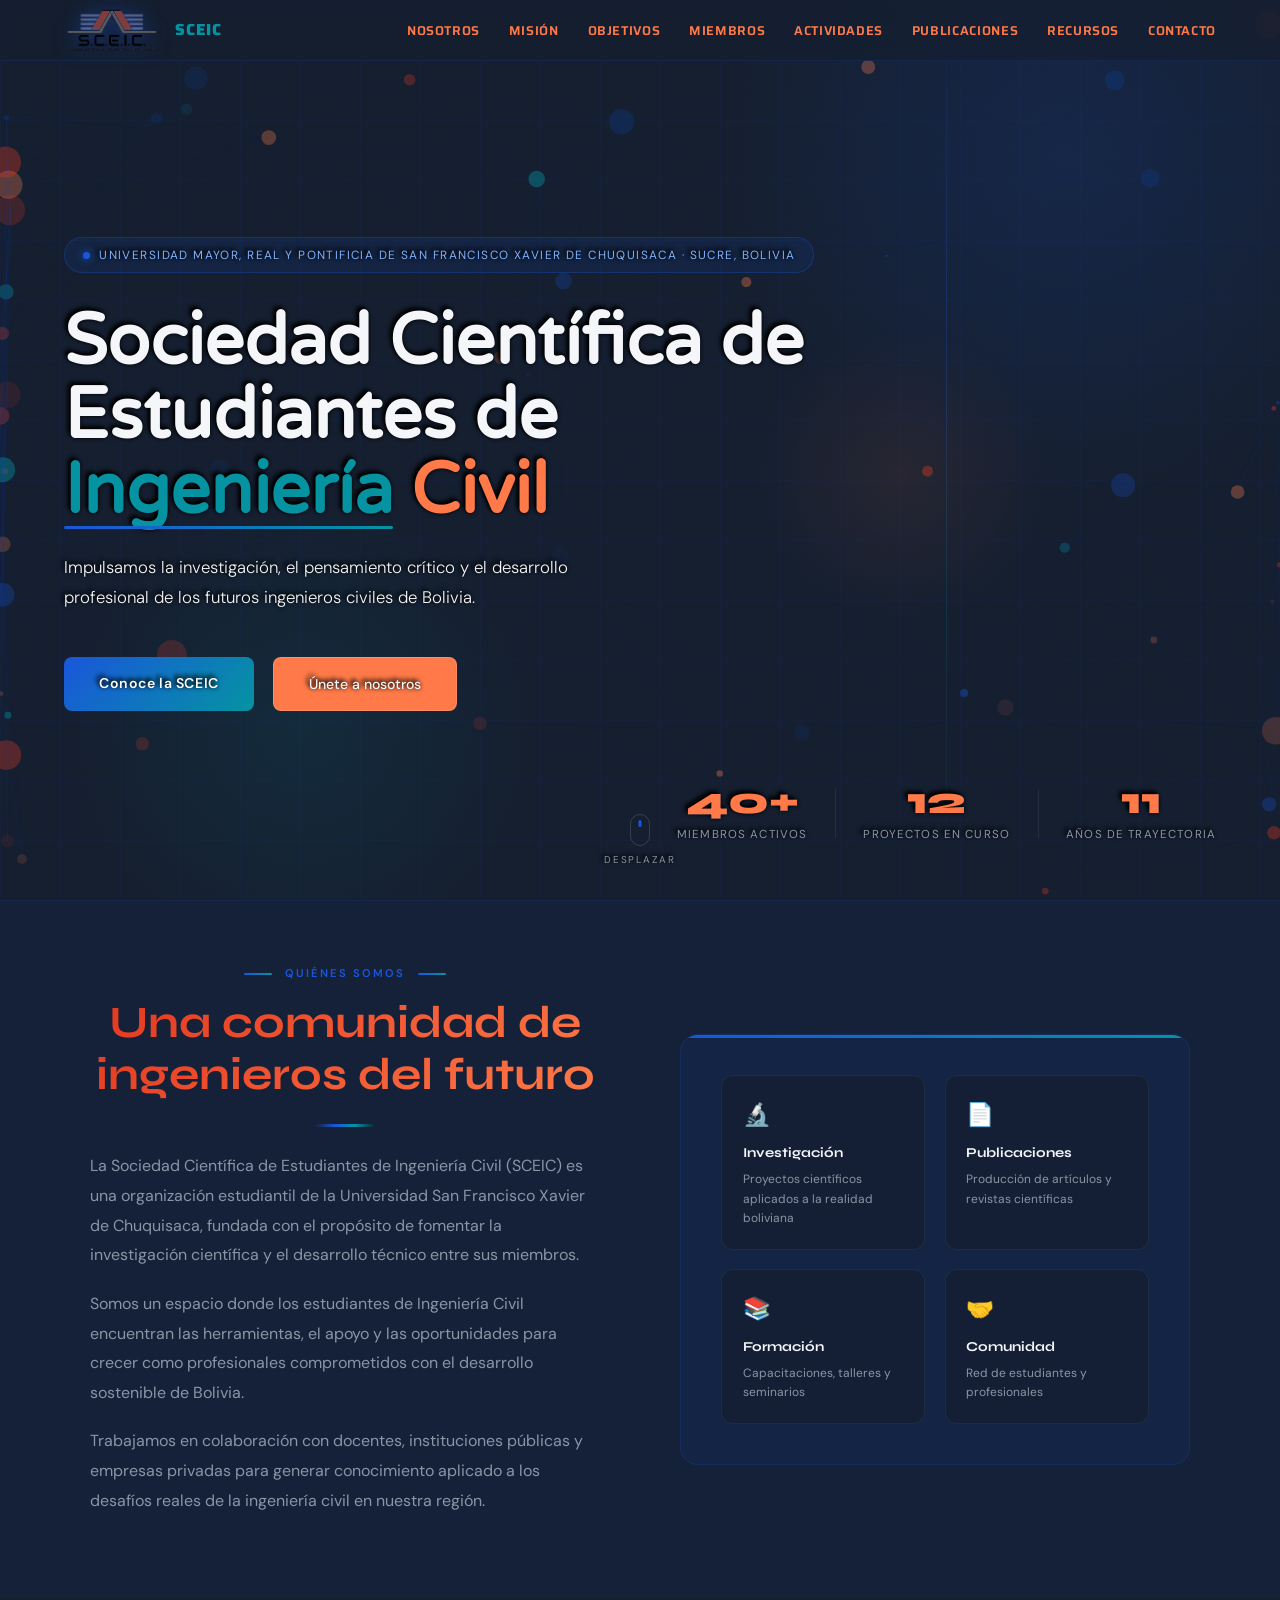
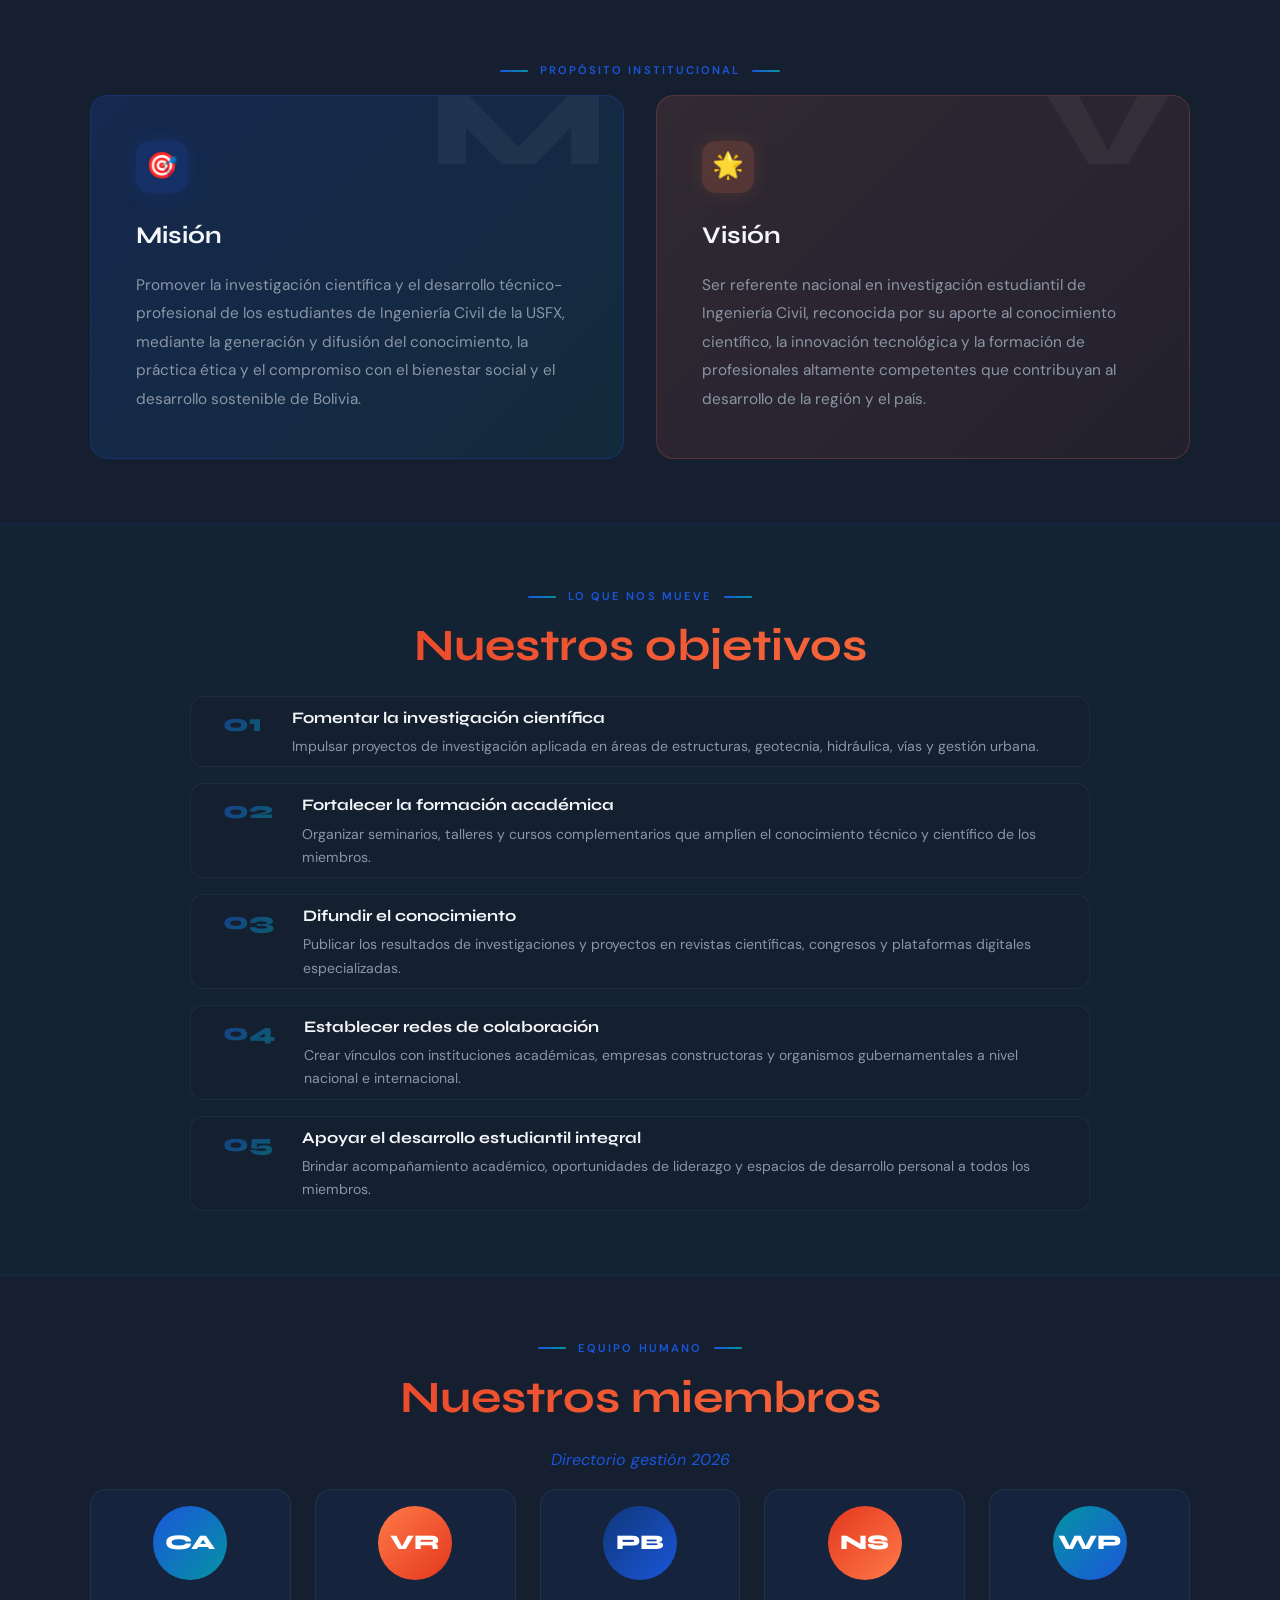
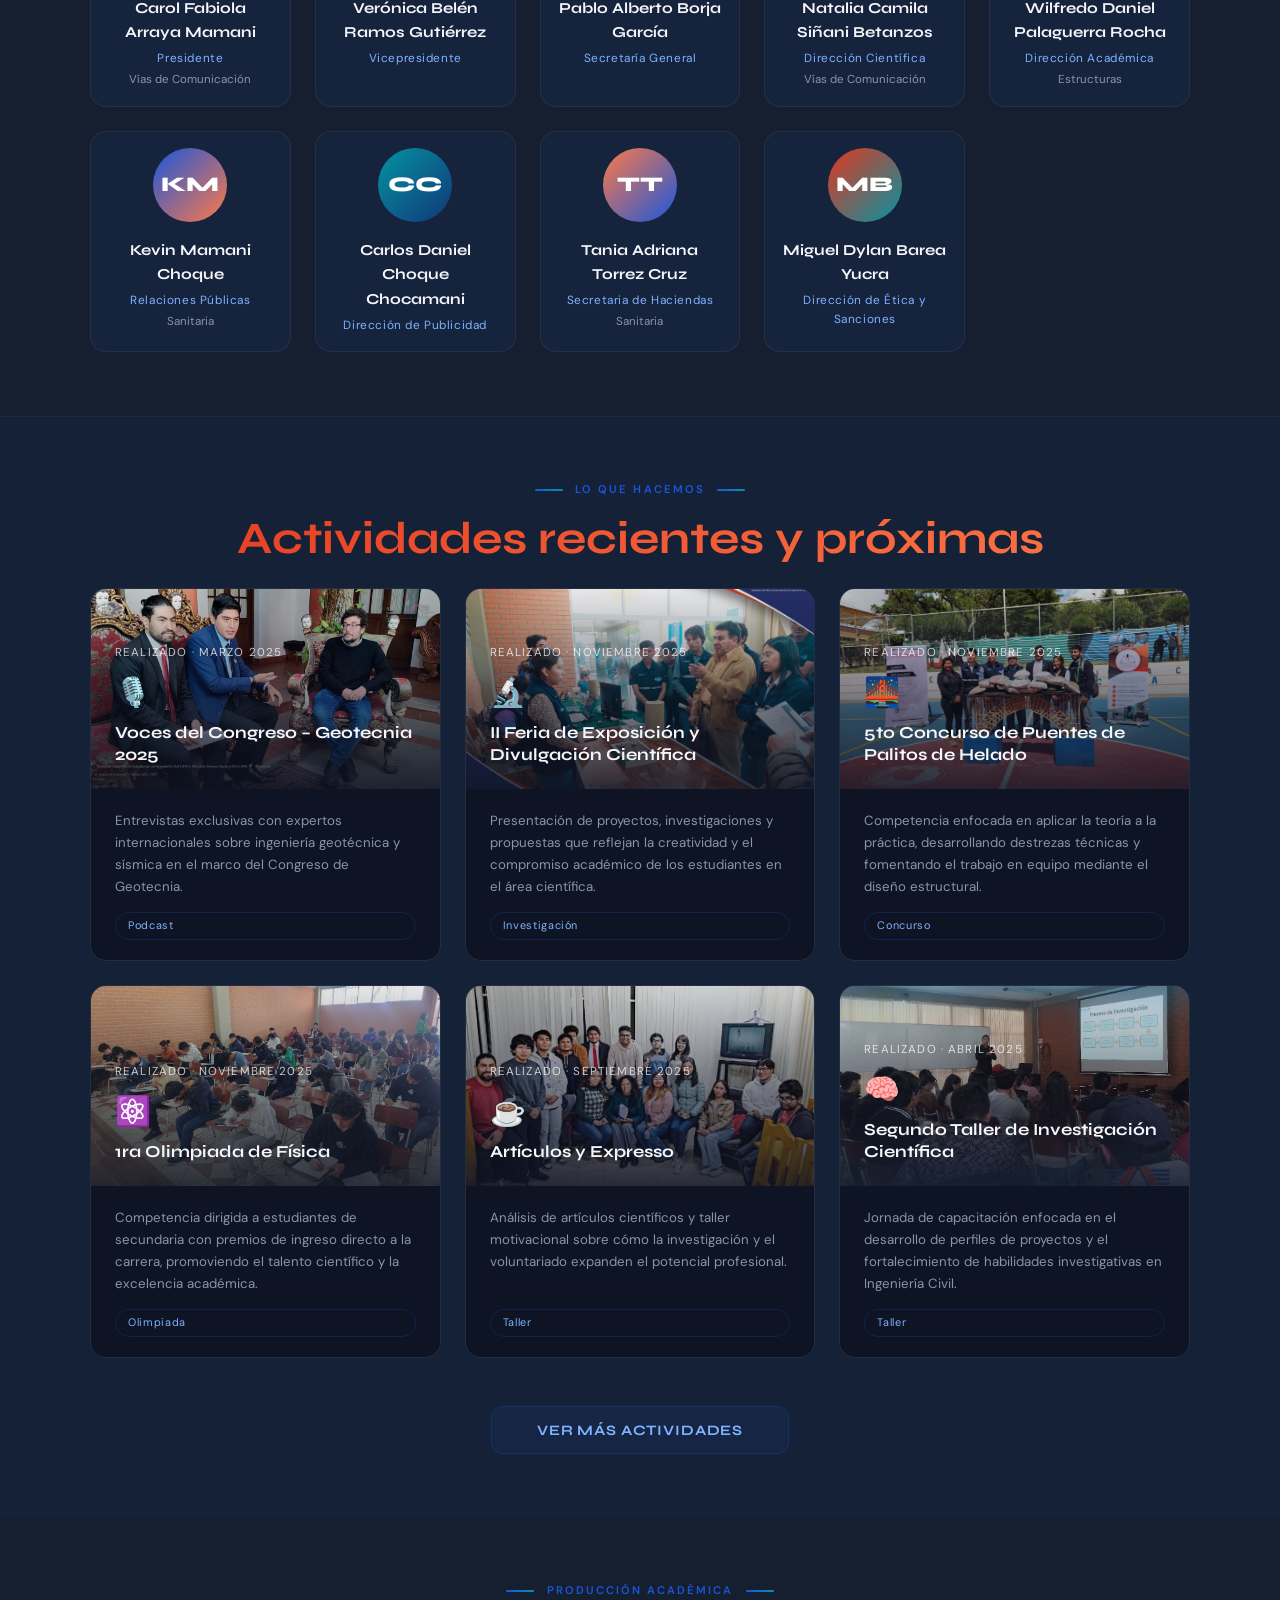
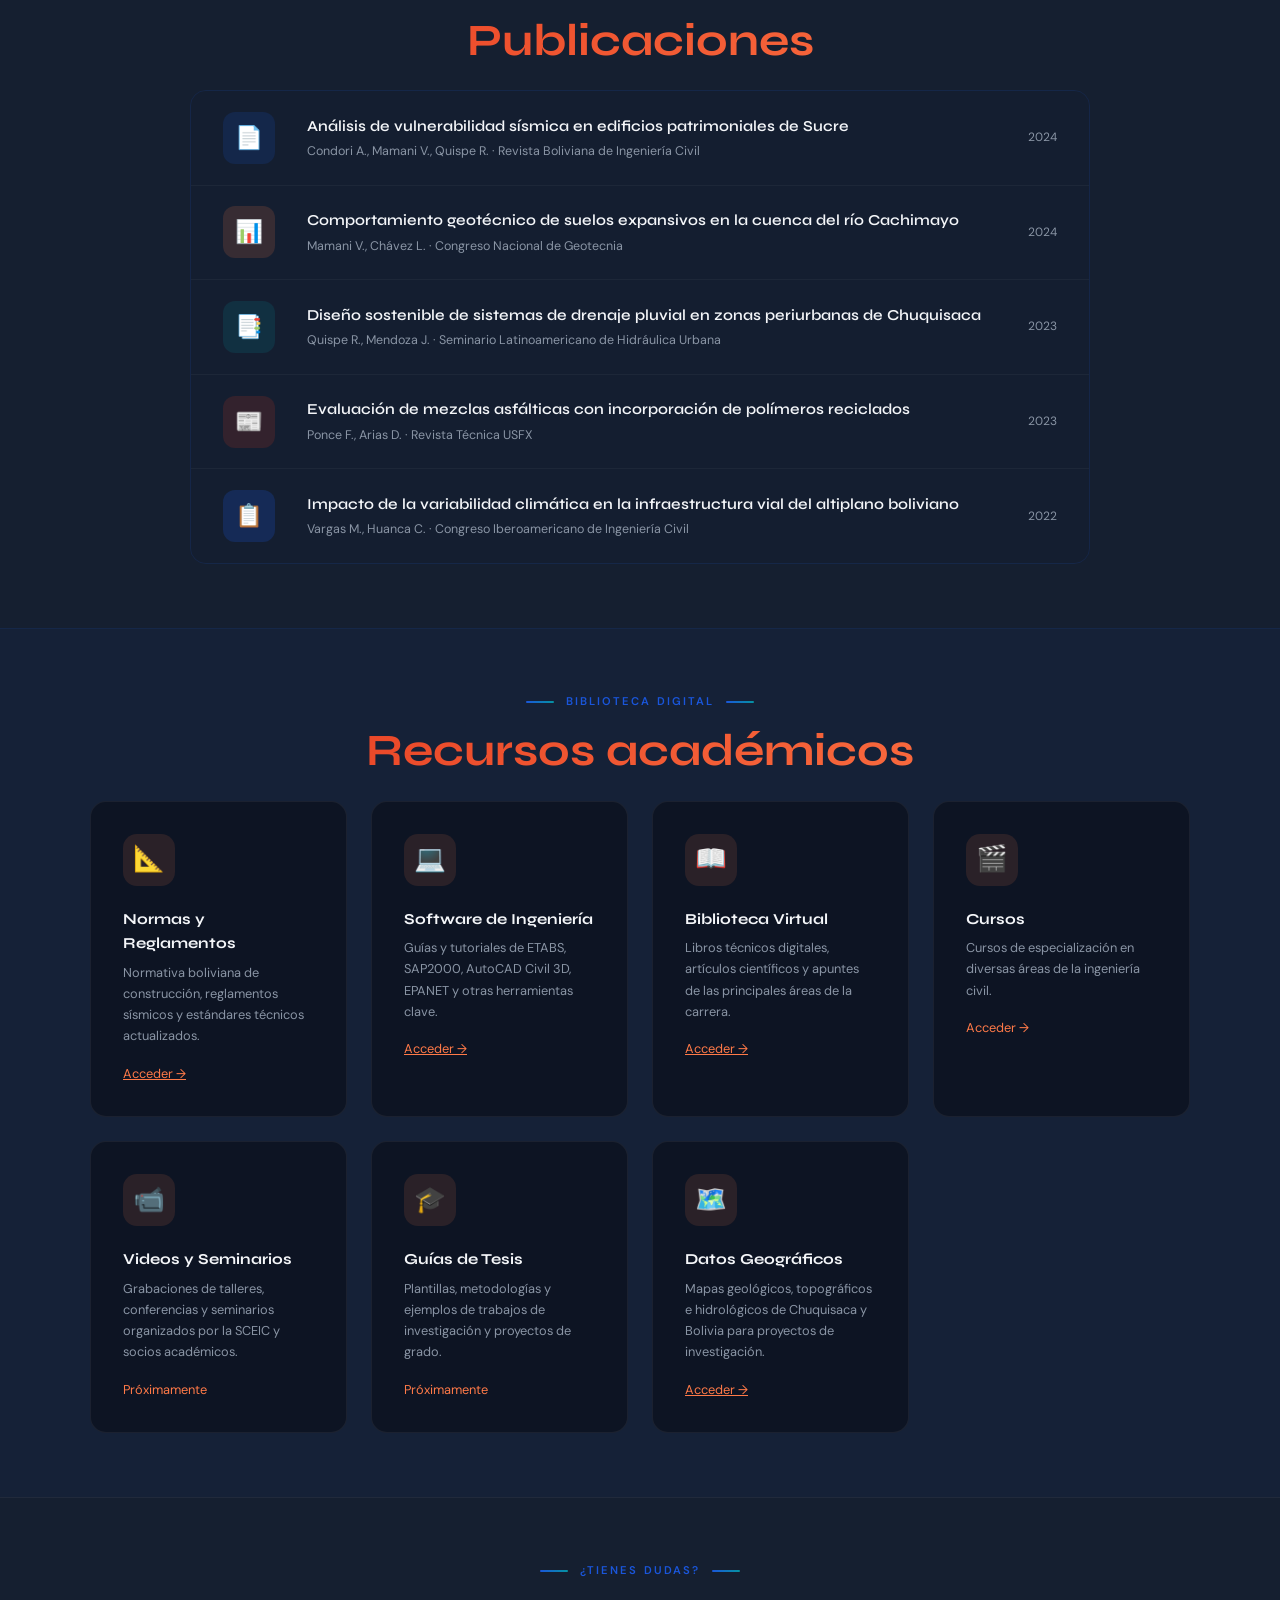
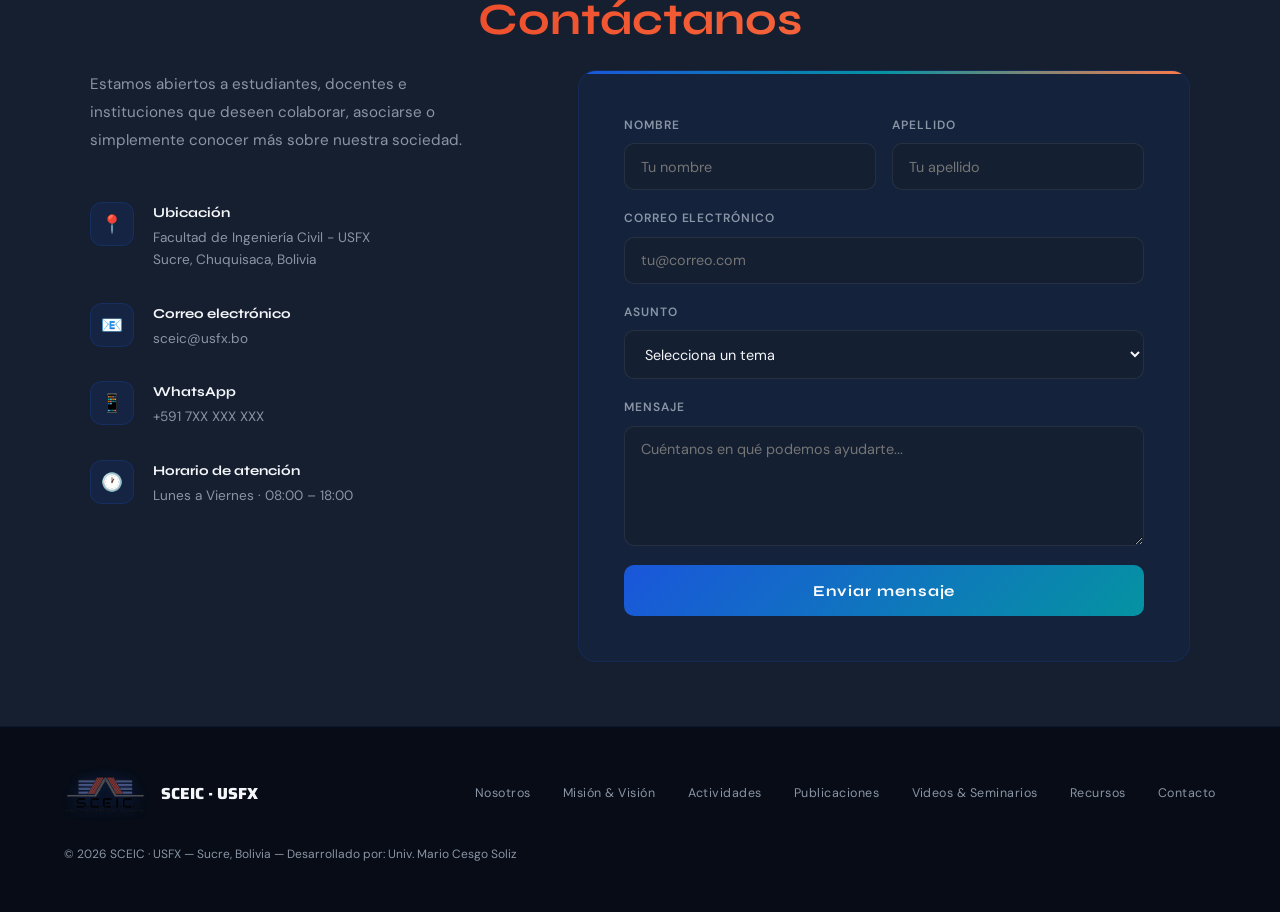
<file: index.html>
<!doctype html>
<html lang="es">
  <head>
    <!-- Google tag (gtag.js) -->
    <script async src="https://www.googletagmanager.com/gtag/js?id=G-182NL3DZ5M"></script>
    <script>
      window.dataLayer = window.dataLayer || [];
      function gtag() {
        dataLayer.push(arguments);
      }
      gtag("js", new Date());
      gtag("config", "G-182NL3DZ5M");
    </script>

    <meta charset="UTF-8" />
    <meta name="viewport" content="width=device-width, initial-scale=1.0" />
    <title>SCEIC - USFX | Sociedad Científica de Estudiantes de Ingeniería Civil</title>
    <link rel="preconnect" href="https://fonts.googleapis.com" />
    <link rel="preconnect" href="https://fonts.gstatic.com" crossorigin />
    <link
      href="https://fonts.googleapis.com/css2?family=Syne:wght@400;600;700;800&family=DM+Sans:ital,opsz,wght@0,9..40,300;0,9..40,400;0,9..40,500;1,9..40,300&display=swap"
      rel="stylesheet" />
    <link href="https://fonts.googleapis.com/css2?family=Saira:ital,wght@0,100..900;1,100..900&display=swap" rel="stylesheet" />
    <link href="https://fonts.googleapis.com/css2?family=Saira:ital,wght@0,100..900;1,100..900&family=Varela+Round&display=swap" rel="stylesheet" />
    <link rel="stylesheet" href="./css/style.css" />
    <link rel="icon" type="image/png" href="img/logo-sceic.png" />
    <script src="./js/script.js" defer></script>
    <script src="./js/components.js" defer></script>
  </head>
  <body>
    <!-- LOADER -->
    <div id="loader">
      <img
        src="img/logo-sceic.png"
        alt="SCEIC Logo"
        class="loader-logo"
        onerror="
          this.style.display = 'none';
          this.nextElementSibling.style.display = 'flex';
        " />
      <div class="loader-logo-fallback" style="display: none">SCEIC</div>
      <div class="loader-bar">
        <div class="loader-fill"></div>
      </div>
      <div class="loader-text">Cargando&hellip;</div>
    </div>

    <!-- NAV inyectado por components.js -->

    <!-- HERO -->
    <section id="hero">
      <!-- HERO SLIDESHOW -->
      <div class="hero-slideshow" aria-hidden="true">
        <div class="hero-slide slide-1"></div>
        <div class="hero-slide slide-2"></div>
        <div class="hero-slide slide-3"></div>
      </div>
      <canvas id="particles"></canvas>
      <div class="hero-grid"></div>
      <div class="orb orb-1"></div>
      <div class="orb orb-2"></div>
      <div class="orb orb-3"></div>
      <div class="hero-accent-line"></div>

      <div class="hero-content">
        <div class="hero-tag">
          <span class="dot"></span>Universidad Mayor, Real y Pontificia de San Francisco Xavier de Chuquisaca · Sucre, Bolivia
        </div>
        <h1 class="hero-title">
          Sociedad Científica de<br />Estudiantes de<br /><span class="cobalt">Ingeniería</span>
          <span class="orange">Civil</span>
        </h1>
        <p class="hero-sub">
          Impulsamos la investigación, el pensamiento crítico y el desarrollo profesional de los futuros ingenieros civiles de Bolivia.
        </p>
        <div class="hero-cta">
          <a href="#quienes-somos" class="btn-primary"><span>Conoce la SCEIC</span></a>
          <a href="#contacto" class="btn-outline">Únete a nosotros</a>
        </div>
      </div>
      <div class="hero-stats">
        <div class="stat">
          <div class="stat-num" id="cnt1">0+</div>
          <div class="stat-label">Miembros activos</div>
        </div>
        <div class="stat">
          <div class="stat-num" id="cnt2">0</div>
          <div class="stat-label">Proyectos en curso</div>
        </div>
        <div class="stat">
          <div class="stat-num" id="cnt3">0</div>
          <div class="stat-label">Años de trayectoria</div>
        </div>
      </div>
      <div class="scroll-hint">
        <div class="scroll-arrow"></div>
        <span>Desplazar</span>
      </div>
    </section>

    <!-- QUIÉNES SOMOS -->
    <section id="quienes-somos">
      <div class="qs-layout">
        <div class="qs-text reveal-left">
          <div class="section-label">Quiénes somos</div>
          <h2 class="section-title">Una comunidad de ingenieros del futuro</h2>
          <div class="divider"></div>
          <p>
            La Sociedad Científica de Estudiantes de Ingeniería Civil (SCEIC) es una organización estudiantil de la Universidad San Francisco Xavier
            de Chuquisaca, fundada con el propósito de fomentar la investigación científica y el desarrollo técnico entre sus miembros.
          </p>
          <p>
            Somos un espacio donde los estudiantes de Ingeniería Civil encuentran las herramientas, el apoyo y las oportunidades para crecer como
            profesionales comprometidos con el desarrollo sostenible de Bolivia.
          </p>
          <p>
            Trabajamos en colaboración con docentes, instituciones públicas y empresas privadas para generar conocimiento aplicado a los desafíos
            reales de la ingeniería civil en nuestra región.
          </p>
        </div>
        <div class="reveal-right">
          <div class="qs-card">
            <div class="qs-icon-grid">
              <div class="qs-item">
                <span class="qs-item-icon">🔬</span>
                <div class="qs-item-title">Investigación</div>
                <div class="qs-item-desc">Proyectos científicos aplicados a la realidad boliviana</div>
              </div>
              <div class="qs-item">
                <span class="qs-item-icon">📄</span>
                <div class="qs-item-title">Publicaciones</div>
                <div class="qs-item-desc">Producción de artículos y revistas científicas</div>
              </div>
              <div class="qs-item">
                <span class="qs-item-icon">📚</span>
                <div class="qs-item-title">Formación</div>
                <div class="qs-item-desc">Capacitaciones, talleres y seminarios</div>
              </div>
              <div class="qs-item">
                <span class="qs-item-icon">🤝</span>
                <div class="qs-item-title">Comunidad</div>
                <div class="qs-item-desc">Red de estudiantes y profesionales</div>
              </div>
            </div>
          </div>
        </div>
      </div>
    </section>

    <!-- MISIÓN Y VISIÓN -->
    <section id="mision-vision">
      <div class="section-label reveal">Propósito institucional</div>
      <div class="mv-grid">
        <div class="mv-card mision reveal-left">
          <div class="mv-accent">M</div>
          <div class="mv-icon">🎯</div>
          <h3>Misión</h3>
          <p>
            Promover la investigación científica y el desarrollo técnico-profesional de los estudiantes de Ingeniería Civil de la USFX, mediante la
            generación y difusión del conocimiento, la práctica ética y el compromiso con el bienestar social y el desarrollo sostenible de Bolivia.
          </p>
        </div>
        <div class="mv-card vision reveal-right">
          <div class="mv-accent">V</div>
          <div class="mv-icon">🌟</div>
          <h3>Visión</h3>
          <p>
            Ser referente nacional en investigación estudiantil de Ingeniería Civil, reconocida por su aporte al conocimiento científico, la
            innovación tecnológica y la formación de profesionales altamente competentes que contribuyan al desarrollo de la región y el país.
          </p>
        </div>
      </div>
    </section>

    <!-- OBJETIVOS -->
    <section id="objetivos">
      <div class="section-label reveal">Lo que nos mueve</div>
      <h2 class="section-title reveal">Nuestros objetivos</h2>
      <div class="obj-list">
        <div class="obj-item reveal">
          <div class="obj-num">01</div>
          <div class="obj-content">
            <h4>Fomentar la investigación científica</h4>
            <p>Impulsar proyectos de investigación aplicada en áreas de estructuras, geotecnia, hidráulica, vías y gestión urbana.</p>
          </div>
        </div>
        <div class="obj-item reveal">
          <div class="obj-num">02</div>
          <div class="obj-content">
            <h4>Fortalecer la formación académica</h4>
            <p>Organizar seminarios, talleres y cursos complementarios que amplíen el conocimiento técnico y científico de los miembros.</p>
          </div>
        </div>
        <div class="obj-item reveal">
          <div class="obj-num">03</div>
          <div class="obj-content">
            <h4>Difundir el conocimiento</h4>
            <p>Publicar los resultados de investigaciones y proyectos en revistas científicas, congresos y plataformas digitales especializadas.</p>
          </div>
        </div>
        <div class="obj-item reveal">
          <div class="obj-num">04</div>
          <div class="obj-content">
            <h4>Establecer redes de colaboración</h4>
            <p>Crear vínculos con instituciones académicas, empresas constructoras y organismos gubernamentales a nivel nacional e internacional.</p>
          </div>
        </div>
        <div class="obj-item reveal">
          <div class="obj-num">05</div>
          <div class="obj-content">
            <h4>Apoyar el desarrollo estudiantil integral</h4>
            <p>Brindar acompañamiento académico, oportunidades de liderazgo y espacios de desarrollo personal a todos los miembros.</p>
          </div>
        </div>
      </div>
    </section>

    <!-- MIEMBROS -->
    <section id="miembros">
      <div class="section-label reveal">Equipo humano</div>
      <h2 class="section-title reveal">Nuestros miembros</h2>
      <p style="color: #1a56db; text-align: center; font-style: italic; padding-bottom: 1rem">Directorio gestión 2026</p>
      <div class="members-grid">
        <div class="member-card reveal">
          <div class="member-avatar" style="background: linear-gradient(135deg, #1a56db, #0593a2)">CA</div>
          <h4>Carol Fabiola Arraya Mamani</h4>
          <div class="member-role">Presidente</div>
          <div class="member-area">Vías de Comunicación</div>
        </div>
        <div class="member-card reveal">
          <div class="member-avatar" style="background: linear-gradient(135deg, #ff7a48, #e3371e)">VR</div>
          <h4>Verónica Belén Ramos Gutiérrez</h4>
          <div class="member-role">Vicepresidente</div>
        </div>
        <div class="member-card reveal">
          <div class="member-avatar" style="background: linear-gradient(135deg, #103778, #1a56db)">PB</div>
          <h4>Pablo Alberto Borja García</h4>
          <div class="member-role">Secretaría General</div>
        </div>
        <div class="member-card reveal">
          <div class="member-avatar" style="background: linear-gradient(135deg, #e3371e, #ff7a48)">NS</div>
          <h4>Natalia Camila Siñani Betanzos</h4>
          <div class="member-role">Dirección Científica</div>
          <div class="member-area">Vías de Comunicación</div>
        </div>
        <div class="member-card reveal">
          <div class="member-avatar" style="background: linear-gradient(135deg, #0593a2, #1a56db)">WP</div>
          <h4>Wilfredo Daniel Palaguerra Rocha</h4>
          <div class="member-role">Dirección Académica</div>
          <div class="member-area">Estructuras</div>
        </div>
        <div class="member-card reveal">
          <div class="member-avatar" style="background: linear-gradient(135deg, #1a56db, #ff7a48)">KM</div>
          <h4>Kevin Mamani Choque</h4>
          <div class="member-role">Relaciones Públicas</div>
          <div class="member-area">Sanitaria</div>
        </div>
        <div class="member-card reveal">
          <div class="member-avatar" style="background: linear-gradient(135deg, #0593a2, #103778)">CC</div>
          <h4>Carlos Daniel Choque Chocamani</h4>
          <div class="member-role">Dirección de Publicidad</div>
        </div>
        <div class="member-card reveal">
          <div class="member-avatar" style="background: linear-gradient(135deg, #ff7a48, #1a56db)">TT</div>
          <h4>Tania Adriana Torrez Cruz</h4>
          <div class="member-role">Secretaria de Haciendas</div>
          <div class="member-area">Sanitaria</div>
        </div>
        <div class="member-card reveal">
          <div class="member-avatar" style="background: linear-gradient(135deg, #e3371e, #0593a2)">MB</div>
          <h4>Miguel Dylan Barea Yucra</h4>
          <div class="member-role">Dirección de Ética y Sanciones</div>
        </div>
      </div>
    </section>

    <!-- ACTIVIDADES -->
    <section id="actividades">
      <div class="section-label reveal">Lo que hacemos</div>
      <h2 class="section-title reveal">Actividades recientes y próximas</h2>
      <div class="act-grid">
        <a href="https://www.facebook.com/reel/1970225517240895" target="_blank" class="act-card reveal">
          <div class="act-header blue">
            <img src="img/Actividades/Geotecnia.png" alt="Geotecnia" class="act-bg" />
            <div class="act-date">Realizado · Marzo 2025</div>
            <span class="act-emoji">🎙️</span>
            <h4>Voces del Congreso – Geotecnia 2025</h4>
          </div>
          <div class="act-body">
            <p>Entrevistas exclusivas con expertos internacionales sobre ingeniería geotécnica y sísmica en el marco del Congreso de Geotecnia.</p>
            <span class="act-tag">Podcast</span>
          </div>
        </a>

        <a href="https://www.facebook.com/share/p/1BKRp6v2Vf/" target="_blank" class="act-card reveal">
          <div class="act-header orange">
            <img src="img/Actividades/2da_feria_cientifica.jpg" alt="II Feria de Exposición y Divulgación Científica" class="act-bg" />
            <div class="act-date">Realizado · Noviembre 2025</div>
            <span class="act-emoji">🔬</span>
            <h4>II Feria de Exposición y Divulgación Científica</h4>
          </div>
          <div class="act-body">
            <p>
              Presentación de proyectos, investigaciones y propuestas que reflejan la creatividad y el compromiso académico de los estudiantes en el
              área científica.
            </p>
            <span class="act-tag">Investigación</span>
          </div>
        </a>

        <a href="https://www.facebook.com/share/p/1Ftej9jZyp/" target="_blank" class="act-card reveal">
          <div class="act-header orange">
            <img src="img/Actividades/concurso_puentes_de_palitos.jpg" alt="5to Concurso de Puentes de Palitos de Helado" class="act-bg" />
            <div class="act-date">Realizado · Noviembre 2025</div>
            <span class="act-emoji">🌉</span>
            <h4>5to Concurso de Puentes de Palitos de Helado</h4>
          </div>
          <div class="act-body">
            <p>
              Competencia enfocada en aplicar la teoría a la práctica, desarrollando destrezas técnicas y fomentando el trabajo en equipo mediante el
              diseño estructural.
            </p>
            <span class="act-tag">Concurso</span>
          </div>
        </a>

        <a href="https://www.facebook.com/share/p/1L66GHpkdM/" target="_blank" class="act-card reveal">
          <div class="act-header orange">
            <img src="img/Actividades/1ra_olimpiada_de_fisica.jpg" alt="1ra Olimpiada de Física" class="act-bg" />
            <div class="act-date">Realizado · Noviembre 2025</div>
            <span class="act-emoji">⚛️</span>
            <h4>1ra Olimpiada de Física</h4>
          </div>
          <div class="act-body">
            <p>
              Competencia dirigida a estudiantes de secundaria con premios de ingreso directo a la carrera, promoviendo el talento científico y la
              excelencia académica.
            </p>
            <span class="act-tag">Olimpiada</span>
          </div>
        </a>

        <a href="https://www.facebook.com/share/p/1aqb5u4pV3/" target="_blank" class="act-card reveal">
          <div class="act-header orange">
            <img src="img/Actividades/articulos_y_expreso.jpg" alt="Actividad Artículos y Expresso" class="act-bg" />
            <div class="act-date">Realizado · Septiembre 2025</div>
            <span class="act-emoji">☕</span>
            <h4>Artículos y Expresso</h4>
          </div>
          <div class="act-body">
            <p>
              Análisis de artículos científicos y taller motivacional sobre cómo la investigación y el voluntariado expanden el potencial profesional.
            </p>
            <span class="act-tag">Taller</span>
          </div>
        </a>

        <a href="https://www.facebook.com/share/p/1Dvy9L7kAu/" target="_blank" class="act-card reveal">
          <div class="act-header orange">
            <img src="img/Actividades/taller_de_investigacion.jpg" alt="Segundo Taller de Investigación Científica" class="act-bg" />
            <div class="act-date">Realizado · Abril 2025</div>
            <span class="act-emoji">🧠</span>
            <h4>Segundo Taller de Investigación Científica</h4>
          </div>
          <div class="act-body">
            <p>
              Jornada de capacitación enfocada en el desarrollo de perfiles de proyectos y el fortalecimiento de habilidades investigativas en
              Ingeniería Civil.
            </p>
            <span class="act-tag">Taller</span>
          </div>
        </a>

        <a href="https://www.facebook.com/share/p/1FUADqPjzk/" target="_blank" class="act-card reveal hidden-activity">
          <div class="act-header orange">
            <img src="img/Actividades/feria_san_francisco.jpg" alt="Feria San Francisco Somos Todos" class="act-bg" />
            <div class="act-date">Realizado · Abril 2025</div>
            <span class="act-emoji">🏛️</span>
            <h4>Feria "San Francisco Somos Todos"</h4>
          </div>
          <div class="act-body">
            <p>
              Exhibición de servicios de la Facultad de Ingeniería Civil, brindando información sobre laboratorios, equipos y orientación académica a
              la comunidad.
            </p>
            <span class="act-tag">Feria</span>
          </div>
        </a>

        <a href="https://www.facebook.com/share/p/1B44jgXLid/" target="_blank" class="act-card reveal hidden-activity">
          <div class="act-header orange">
            <img src="img/Actividades/hablemos_de_ingenieria.jpg" alt="Evento Círculo de Ingenieros" class="act-bg" />
            <div class="act-date">Realizado · Octubre 2024</div>
            <span class="act-emoji">👷</span>
            <h4>Círculo de Ingenieros: "Hablemos de Ingeniería"</h4>
          </div>
          <div class="act-body">
            <p>
              Participación en el espacio de intercambio profesional organizado por la SIB Chuquisaca, compartiendo experiencias y conocimientos con
              colegas del área.
            </p>
            <span class="act-tag">Evento</span>
          </div>
        </a>

        <a href="https://www.facebook.com/share/p/1TRH9KK2Hw/" target="_blank" class="act-card reveal hidden-activity">
          <div class="act-header orange">
            <img src="img/Actividades/2da_feria_integral_del_agua.jpg" alt="II Feria Integral del Agua" class="act-bg" />
            <div class="act-date">Realizado · Septiembre 2024</div>
            <span class="act-emoji">💧</span>
            <h4>II Feria Integral del Agua</h4>
          </div>
          <div class="act-body">
            <p>
              Exposición de proyectos innovadores sobre IA en hidrología, tratamiento de lixiviados, vulnerabilidad de tanques y sistemas de drenaje
              sostenible.
            </p>
            <span class="act-tag">Investigación</span>
          </div>
        </a>

        <a href="https://www.facebook.com/share/p/1RRudHNLzK/" target="_blank" class="act-card reveal hidden-activity">
          <div class="act-header orange">
            <img src="img/Actividades/concurso_de_apuntes.jpg" alt="Concurso de Apuntes 2024" class="act-bg" />
            <div class="act-date">Realizado · Agosto 2024</div>
            <span class="act-emoji">📝</span>
            <h4>Concurso de Apuntes 2024</h4>
          </div>
          <div class="act-body">
            <p>
              Iniciativa para premiar la creatividad y el orden académico, valorando los mejores apuntes digitales y a mano de la comunidad
              estudiantil.
            </p>
            <span class="act-tag">Concurso</span>
          </div>
        </a>
      </div>

      <div class="act-more-container reveal">
        <button id="btn-ver-mas" class="btn-more-act">Ver más actividades</button>
      </div>
    </section>

    <!-- PUBLICACIONES -->
    <section id="publicaciones">
      <div class="section-label reveal">Producción académica</div>
      <h2 class="section-title reveal">Publicaciones</h2>
      <div class="pub-list reveal">
        <div class="pub-item">
          <div class="pub-type" style="background: rgba(26, 86, 219, 0.15)">📄</div>
          <div class="pub-info">
            <h4>Análisis de vulnerabilidad sísmica en edificios patrimoniales de Sucre</h4>
            <div class="pub-meta">Condori A., Mamani V., Quispe R. · Revista Boliviana de Ingeniería Civil</div>
          </div>
          <div class="pub-year">2024</div>
        </div>
        <div class="pub-item">
          <div class="pub-type" style="background: rgba(255, 122, 72, 0.15)">📊</div>
          <div class="pub-info">
            <h4>Comportamiento geotécnico de suelos expansivos en la cuenca del río Cachimayo</h4>
            <div class="pub-meta">Mamani V., Chávez L. · Congreso Nacional de Geotecnia</div>
          </div>
          <div class="pub-year">2024</div>
        </div>
        <div class="pub-item">
          <div class="pub-type" style="background: rgba(5, 147, 162, 0.15)">📑</div>
          <div class="pub-info">
            <h4>Diseño sostenible de sistemas de drenaje pluvial en zonas periurbanas de Chuquisaca</h4>
            <div class="pub-meta">Quispe R., Mendoza J. · Seminario Latinoamericano de Hidráulica Urbana</div>
          </div>
          <div class="pub-year">2023</div>
        </div>
        <div class="pub-item">
          <div class="pub-type" style="background: rgba(227, 55, 30, 0.15)">📰</div>
          <div class="pub-info">
            <h4>Evaluación de mezclas asfálticas con incorporación de polímeros reciclados</h4>
            <div class="pub-meta">Ponce F., Arias D. · Revista Técnica USFX</div>
          </div>
          <div class="pub-year">2023</div>
        </div>
        <div class="pub-item">
          <div class="pub-type" style="background: rgba(26, 86, 219, 0.22)">📋</div>
          <div class="pub-info">
            <h4>Impacto de la variabilidad climática en la infraestructura vial del altiplano boliviano</h4>
            <div class="pub-meta">Vargas M., Huanca C. · Congreso Iberoamericano de Ingeniería Civil</div>
          </div>
          <div class="pub-year">2022</div>
        </div>
      </div>
    </section>

    <!-- RECURSOS -->
    <section id="recursos">
      <div class="section-label reveal">Biblioteca digital</div>
      <h2 class="section-title reveal">Recursos académicos</h2>
      <div class="rec-grid">
        <div class="rec-card reveal" onclick="window.location.href = 'normas.html'" style="cursor: pointer">
          <div class="rec-icon">📐</div>
          <h4>Normas y Reglamentos</h4>
          <p>Normativa boliviana de construcción, reglamentos sísmicos y estándares técnicos actualizados.</p>
          <a href="normas.html" rel="noopener" class="rec-arrow">Acceder →</a>
        </div>
        <div class="rec-card reveal" onclick="window.location.href = 'software.html'" style="cursor: pointer">
          <div class="rec-icon">💻</div>
          <h4>Software de Ingeniería</h4>
          <p>Guías y tutoriales de ETABS, SAP2000, AutoCAD Civil 3D, EPANET y otras herramientas clave.</p>
          <a href="software.html" rel="noopener" class="rec-arrow">Acceder →</a>
        </div>
        <div class="rec-card reveal" onclick="window.location.href = 'biblioteca.html'" style="cursor: pointer">
          <div class="rec-icon">📖</div>
          <h4>Biblioteca Virtual</h4>
          <p>Libros técnicos digitales, artículos científicos y apuntes de las principales áreas de la carrera.</p>
          <a href="biblioteca.html" rel="noopener" class="rec-arrow">Acceder →</a>
        </div>
        <a href="cursos.html" class="rec-card reveal" style="cursor: pointer; text-decoration: none; color: inherit; display: block">
          <div class="rec-icon">🎬</div>
          <h4>Cursos</h4>
          <p>Cursos de especialización en diversas áreas de la ingeniería civil.</p>
          <span class="rec-arrow">Acceder →</span>
        </a>
        <div class="rec-card reveal" onclick="alert('Próximamente disponible')" style="cursor: pointer">
          <div class="rec-icon">📹</div>
          <h4>Videos y Seminarios</h4>
          <p>Grabaciones de talleres, conferencias y seminarios organizados por la SCEIC y socios académicos.</p>
          <div class="rec-arrow">Próximamente</div>
        </div>
        <div class="rec-card reveal" onclick="alert('Próximamente disponible')" style="cursor: pointer">
          <div class="rec-icon">🎓</div>
          <h4>Guías de Tesis</h4>
          <p>Plantillas, metodologías y ejemplos de trabajos de investigación y proyectos de grado.</p>
          <div class="rec-arrow">Próximamente</div>
        </div>

        <div class="rec-card reveal" onclick="window.location.href = 'datos-geograficos.html'" style="cursor: pointer">
          <div class="rec-icon">🗺️</div>
          <h4>Datos Geográficos</h4>
          <p>Mapas geológicos, topográficos e hidrológicos de Chuquisaca y Bolivia para proyectos de investigación.</p>
          <a href="datos-geograficos.html" rel="noopener" class="rec-arrow">Acceder →</a>
        </div>
      </div>
    </section>

    <!-- CONTACTO -->
    <section id="contacto">
      <div class="section-label reveal">¿Tienes dudas?</div>
      <h2 class="section-title reveal">Contáctanos</h2>
      <div class="contact-layout">
        <div class="contact-info reveal-left">
          <p style="color: var(--gray); font-size: 0.95rem; line-height: 1.85; margin-bottom: 1rem">
            Estamos abiertos a estudiantes, docentes e instituciones que deseen colaborar, asociarse o simplemente conocer más sobre nuestra sociedad.
          </p>
          <div class="contact-detail">
            <div class="contact-detail-icon">📍</div>
            <div class="contact-detail-text">
              <h4>Ubicación</h4>
              <p>Facultad de Ingeniería Civil - USFX<br />Sucre, Chuquisaca, Bolivia</p>
            </div>
          </div>
          <div class="contact-detail">
            <div class="contact-detail-icon">📧</div>
            <div class="contact-detail-text">
              <h4>Correo electrónico</h4>
              <p>sceic@usfx.bo</p>
            </div>
          </div>
          <div class="contact-detail">
            <div class="contact-detail-icon">📱</div>
            <div class="contact-detail-text">
              <h4>WhatsApp</h4>
              <p>+591 7XX XXX XXX</p>
            </div>
          </div>
          <div class="contact-detail">
            <div class="contact-detail-icon">🕐</div>
            <div class="contact-detail-text">
              <h4>Horario de atención</h4>
              <p>Lunes a Viernes · 08:00 – 18:00</p>
            </div>
          </div>
        </div>
        <form action="https://formsubmit.co/sceic@usfx.bo" method="POST" class="contact-form reveal-right">
          <!-- Opcional de FormSubmit: quita reCAPTCHA para la primera prueba (eliminalo si recibes spam) -->
          <input type="hidden" name="_captcha" value="false" />
          <!-- Define un Asunto por defecto para los correos que te lleguen -->
          <input type="hidden" name="_subject" value="Nuevo mensaje desde Web SCEIC" />

          <div class="form-row">
            <div class="form-group"><label>Nombre</label><input type="text" name="nombre" placeholder="Tu nombre" required /></div>
            <div class="form-group"><label>Apellido</label><input type="text" name="apellido" placeholder="Tu apellido" required /></div>
          </div>
          <div class="form-group"><label>Correo electrónico</label><input type="email" name="email" placeholder="tu@correo.com" required /></div>
          <div class="form-group">
            <label>Asunto</label>
            <select name="asunto" required>
              <option value="" disabled selected>Selecciona un tema</option>
              <option>Quiero ser miembro</option>
              <option>Propuesta de colaboración</option>
              <option>Información sobre actividades</option>
              <option>Publicaciones e investigación</option>
              <option>Otro</option>
            </select>
          </div>
          <div class="form-group">
            <label>Mensaje</label><textarea name="mensaje" placeholder="Cuéntanos en qué podemos ayudarte..." required></textarea>
          </div>
          <button type="submit" class="btn-submit">
            <span>Enviar mensaje</span>
          </button>
        </form>
      </div>
    </section>

    <style>
      @keyframes modalIn {
        from {
          opacity: 0;
          transform: scale(0.93) translateY(12px);
        }
        to {
          opacity: 1;
          transform: scale(1) translateY(0);
        }
      }
    </style>

    <!-- FOOTER inyectado por components.js -->
  </body>
</html>
</file>
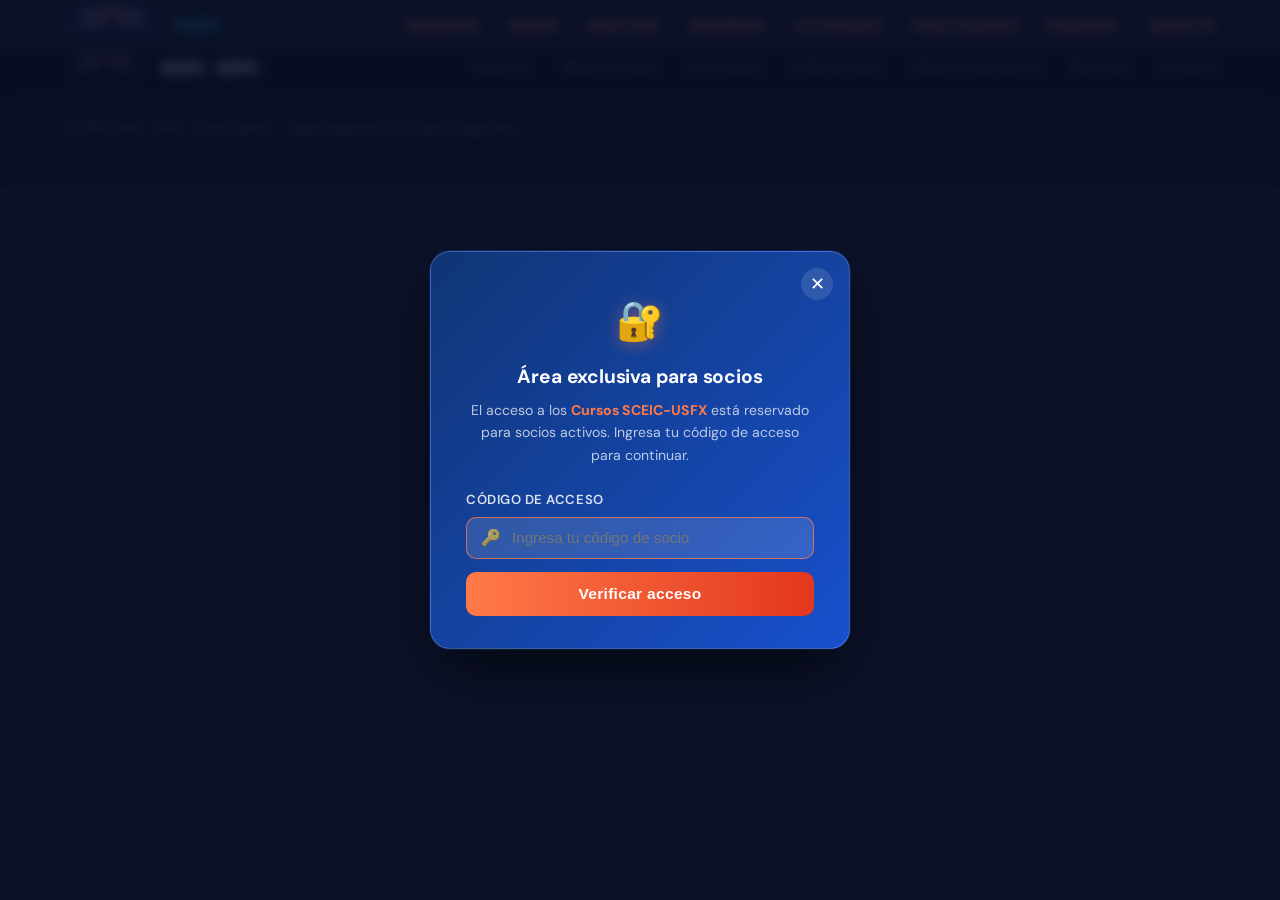
<file: cursos.html>
<!doctype html>
<html lang="es">
  <head>
    <!-- Google tag (gtag.js) -->
    <script async src="https://www.googletagmanager.com/gtag/js?id=G-182NL3DZ5M"></script>
    <script>
      window.dataLayer = window.dataLayer || [];
      function gtag() {
        dataLayer.push(arguments);
      }
      gtag("js", new Date());
      gtag("config", "G-182NL3DZ5M");
    </script>

    <meta charset="UTF-8" />
    <meta name="viewport" content="width=device-width, initial-scale=1.0" />
    <meta
      name="description"
      content="Cursos especializados en Ingeniería Civil exclusivos para socios SCEIC-USFX: Estructuras, Carreteras, Hidrosanitaria, Gerencia y Geodesia." />
    <title>Cursos — SCEIC-USFX</title>

    <!-- Fuentes -->
    <link rel="preconnect" href="https://fonts.googleapis.com" />
    <link rel="preconnect" href="https://fonts.gstatic.com" crossorigin />
    <link
      href="https://fonts.googleapis.com/css2?family=Syne:wght@400;600;700;800&family=DM+Sans:ital,opsz,wght@0,9..40,300;0,9..40,400;0,9..40,500;1,9..40,300&family=Saira:ital,wght@0,100..900;1,100..900&family=Varela+Round&display=swap"
      rel="stylesheet" />

    <link rel="stylesheet" href="./css/style.css" />
    <link rel="stylesheet" href="./css/cursos.css" />
    <link rel="icon" type="image/png" href="img/logo-sceic.png" />

    <script src="./js/cursos.js"></script>
    <script src="./js/script.js"></script>
    <script src="./js/components.js"></script>

    <style>
      /* Ocultar contenido por defecto para protegerlo */
      .cursos-page {
        display: none;
      }
      .cursos-page.autorizado {
        display: block;
      }
    </style>
  </head>

  <body>
    <!-- NAV inyectado por components.js -->

    <div class="cursos-page">
      <!-- ── HERO ──────────────────────────────────────────── -->
      <div class="cursos-hero">
        <div class="cursos-hero-inner">
          <a href="index.html#recursos" class="cursos-back">
            <svg width="16" height="16" fill="none" stroke="currentColor" stroke-width="2" viewBox="0 0 24 24" aria-hidden="true">
              <path stroke-linecap="round" stroke-linejoin="round" d="M15 19l-7-7 7-7" />
            </svg>
            Volver a Recursos
          </a>

          <h1>Cursos <span>SCEIC</span></h1>
          <p>Formación especializada en las áreas clave de la Ingeniería Civil, exclusiva para socios activos de la SCEIC-USFX.</p>
        </div>
      </div>

      <!-- ── CUERPO (sidebar + grid) ───────────────────────── -->
      <div class="cursos-body">
        <!-- Sidebar de categorías -->
        <aside class="cursos-sidebar" aria-label="Filtrar por categoría">
          <div class="sidebar-title">Categorías</div>
          <div class="filter-list" id="filter-list">
            <!-- Generado por JS -->
          </div>
        </aside>

        <!-- Área de resultados -->
        <section aria-label="Listado de cursos">
          <!-- Buscador -->
          <div class="cursos-search-wrap">
            <svg width="18" height="18" fill="none" stroke="currentColor" stroke-width="2" viewBox="0 0 24 24" aria-hidden="true">
              <circle cx="11" cy="11" r="8" />
              <path stroke-linecap="round" d="M21 21l-4.35-4.35" />
            </svg>
            <input
              id="cursos-search"
              type="search"
              placeholder="Buscar curso, palabra clave o categoría…"
              autocomplete="off"
              aria-label="Buscar cursos"
              oninput="handleSearch(this.value)" />
          </div>

          <div class="cursos-results-info">
            <p class="results-count">Mostrando <strong id="count-visible">0</strong> cursos</p>
            <button class="btn-clear-filters" id="btn-clear" onclick="limpiarFiltros()">✕ Limpiar filtros</button>
          </div>

          <div class="cursos-grid" id="cursos-grid">
            <!-- Tarjetas generadas por JS -->
          </div>
        </section>
      </div>
    </div>

    <!-- FOOTER inyectado por components.js -->
    <div id="footer-placeholder"></div>

    <!-- MODAL ACCESO CURSOS -->
    <div
      id="modal-cursos"
      role="dialog"
      aria-modal="true"
      aria-labelledby="modal-cursos-title"
      style="
        display: none;
        position: fixed;
        inset: 0;
        z-index: 9999;
        background: rgba(10, 15, 40, 0.75);
        backdrop-filter: blur(6px);
        -webkit-backdrop-filter: blur(6px);
        align-items: center;
        justify-content: center;
      ">
      <div
        style="
          background: linear-gradient(135deg, rgba(16, 55, 120, 0.97) 0%, rgba(26, 86, 219, 0.93) 100%);
          border: 1px solid rgba(255, 255, 255, 0.18);
          border-radius: 20px;
          box-shadow:
            0 24px 64px rgba(0, 0, 0, 0.55),
            0 0 0 1px rgba(26, 86, 219, 0.3);
          padding: 2.4rem 2.2rem 2rem;
          max-width: 420px;
          width: calc(100% - 2.4rem);
          position: relative;
          animation: modalIn 0.32s cubic-bezier(0.4, 0, 0.2, 1);
        ">
        <!-- Botón cerrar -->
        <button
          id="modal-cursos-close"
          onclick="cerrarModalCursos()"
          aria-label="Cerrar"
          style="
            position: absolute;
            top: 1rem;
            right: 1rem;
            background: rgba(255, 255, 255, 0.12);
            border: none;
            color: #fff;
            font-size: 1.1rem;
            width: 32px;
            height: 32px;
            border-radius: 50%;
            cursor: pointer;
            display: flex;
            align-items: center;
            justify-content: center;
            transition: background 0.2s;
          "
          onmouseover="this.style.background = 'rgba(255,255,255,0.22)'"
          onmouseout="this.style.background = 'rgba(255,255,255,0.12)'">
          ✕
        </button>

        <!-- Icono y título -->
        <div style="text-align: center; margin-bottom: 1.4rem">
          <div style="font-size: 2.4rem; margin-bottom: 0.6rem; filter: drop-shadow(0 2px 8px rgba(255, 122, 72, 0.4))">🔐</div>
          <h3 id="modal-cursos-title" style="color: #fff; font-size: 1.2rem; font-weight: 700; margin: 0 0 0.4rem; letter-spacing: -0.01em">
            Área exclusiva para socios
          </h3>
          <p style="color: rgba(255, 255, 255, 0.72); font-size: 0.88rem; margin: 0; line-height: 1.6">
            El acceso a los
            <strong style="color: #ff7a48">Cursos SCEIC-USFX</strong> está reservado para socios activos. Ingresa tu código de acceso para continuar.
          </p>
        </div>

        <!-- Formulario -->
        <div style="margin-bottom: 0.5rem">
          <label
            for="codigoUsuario"
            style="
              display: block;
              color: rgba(255, 255, 255, 0.85);
              font-size: 0.82rem;
              font-weight: 600;
              margin-bottom: 0.45rem;
              letter-spacing: 0.04em;
              text-transform: uppercase;
            "
            >Código de acceso</label
          >
          <div style="position: relative">
            <input
              id="codigoUsuario"
              type="password"
              placeholder="Ingresa tu código de socio"
              autocomplete="off"
              onkeydown="if (event.key === 'Enter') validarAcceso();"
              style="
                width: 100%;
                padding: 0.72rem 1rem 0.72rem 2.8rem;
                border-radius: 10px;
                border: 1.5px solid rgba(255, 255, 255, 0.22);
                background: rgba(255, 255, 255, 0.09);
                color: #fff;
                font-size: 0.95rem;
                outline: none;
                box-sizing: border-box;
                transition:
                  border-color 0.2s,
                  background 0.2s;
              "
              onfocus="
                this.style.borderColor = 'rgba(255,122,72,0.75)';
                this.style.background = 'rgba(255,255,255,0.13)';
              "
              onblur="
                this.style.borderColor = 'rgba(255,255,255,0.22)';
                this.style.background = 'rgba(255,255,255,0.09)';
              " />
            <span style="position: absolute; left: 0.9rem; top: 50%; transform: translateY(-50%); font-size: 1rem; opacity: 0.6; pointer-events: none"
              >🔑</span
            >
          </div>
        </div>

        <!-- Mensaje de error -->
        <div
          id="mensajeError"
          style="
            display: none;
            color: #ff7a48;
            font-size: 0.83rem;
            margin-bottom: 0.8rem;
            padding: 0.5rem 0.8rem;
            background: rgba(227, 55, 30, 0.15);
            border-left: 3px solid #e3371e;
            border-radius: 6px;
          ">
          ❌ Código incorrecto. Verifica e intenta nuevamente.
        </div>

        <!-- Botón verificar -->
        <button
          id="btn-validar-acceso"
          onclick="validarAcceso()"
          style="
            width: 100%;
            padding: 0.82rem;
            background: linear-gradient(90deg, #ff7a48, #e3371e);
            border: none;
            border-radius: 10px;
            color: #fff;
            font-size: 0.97rem;
            font-weight: 700;
            cursor: pointer;
            letter-spacing: 0.02em;
            transition:
              opacity 0.2s,
              transform 0.15s;
            margin-top: 0.3rem;
          "
          onmouseover="
            this.style.opacity = '.88';
            this.style.transform = 'translateY(-1px)';
          "
          onmouseout="
            this.style.opacity = '1';
            this.style.transform = '';
          ">
          Verificar acceso
        </button>
      </div>
    </div>

    <style>
      @keyframes modalIn {
        from {
          opacity: 0;
          transform: scale(0.93) translateY(12px);
        }
        to {
          opacity: 1;
          transform: scale(1) translateY(0);
        }
      }
    </style>

    <!-- ── Lógica de la página ────────────────────────────── -->
    <script>
      /* ── Protección de acceso ───────────────────────────── */
      function mostrarPaginaCursos() {
        document.querySelector(".cursos-page").classList.add("autorizado");
      }

      function verificarAccesoInicial() {
        if (sessionStorage.getItem("sceic_access") === "granted") {
          mostrarPaginaCursos();
        } else {
          abrirModalCursos();
        }
      }

      // Ejecutar verificación al cargar
      window.addEventListener("DOMContentLoaded", verificarAccesoInicial);

      /* ── Configuración de categorías ────────────────────── */
      const CATEGORIAS = [
        { nombre: "Estructuras", color: "#1a56db", emoji: "🏗️" },
        { nombre: "Carreteras", color: "#ff7a48", emoji: "🛣️" },
        { nombre: "Hidrosanitaria", color: "#0593a2", emoji: "💧" },
        { nombre: "Gerencia", color: "#e3371e", emoji: "📊" },
        { nombre: "Geotecnia", color: "#8b5cf6", emoji: "🗺️" },
      ];

      /* Estado activo */
      let categoriasActivas = new Set(); // vacío = todas
      let terminoBusqueda = "";

      /* ── Utilidades ─────────────────────────────────────── */
      const slugCat = (nombre) =>
        nombre
          .toLowerCase()
          .replace(/\s+/g, "-")
          .replace(/[^a-z0-9-]/g, "");

      const colorPorCategoria = (nombre) => (CATEGORIAS.find((c) => c.nombre === nombre) || {}).color || "#1a56db";

      const emojiPorCategoria = (nombre) => (CATEGORIAS.find((c) => c.nombre === nombre) || {}).emoji || "📚";

      /* Reemplaza imagen rota con fallback emoji — sin comillas anidadas */
      function imgFallback(img, emoji) {
        img.parentElement.outerHTML = `<div class="curso-portada-fallback">${emoji}</div>`;
      }

      /* Convierte "TEXTO EN MAYÚSCULAS" → "Texto en mayúsculas" */
      function toSentenceCase(str) {
        if (!str) return str;
        const s = str.toLowerCase();
        return s.charAt(0).toUpperCase() + s.slice(1);
      }

      /* Cuenta cursos por categoría */
      const conteoPorCategoria = (cat) => CURSOS.filter((c) => c.categoria === cat).length;

      /* ── Renderizar sidebar ──────────────────────────────── */
      function renderSidebar() {
        const lista = document.getElementById("filter-list");
        lista.innerHTML = CATEGORIAS.map((cat) => {
          const slug = slugCat(cat.nombre);
          const conteo = conteoPorCategoria(cat.nombre);
          const checked = categoriasActivas.has(cat.nombre);
          return `
            <label class="filter-item" for="filter-${slug}">
              <input
                type="checkbox"
                id="filter-${slug}"
                name="categoria"
                value="${cat.nombre}"
                ${checked ? "checked" : ""}
                style="--accent-cat: ${cat.color}"
                onchange="toggleCategoria('${cat.nombre}')"
              />
              <span class="filter-dot" style="background:${cat.color}"></span>
              <span class="filter-label">${cat.nombre}</span>
              <span class="filter-count">${conteo}</span>
            </label>`;
        }).join("");
      }

      /* ── Renderizar tarjetas ─────────────────────────────── */
      function renderCursos() {
        const grid = document.getElementById("cursos-grid");
        const term = terminoBusqueda.toLowerCase().trim();
        const minChars = 2;

        const filtrados = CURSOS.filter((curso) => {
          const catOk = categoriasActivas.size === 0 || categoriasActivas.has(curso.categoria);

          // Normalizar texto para comparación (sin acentos, minúsculas)
          const normalizar = (txt) =>
            (txt || "")
              .toLowerCase()
              .normalize("NFD")
              .replace(/[\u0300-\u036f]/g, "");
          const termNorm = normalizar(term);
          const orgNorm = normalizar(curso.organizador);
          const catNorm = normalizar(curso.categoria);
          const nombreNorm = normalizar(curso.nombre);

          // Buscar en etiquetas (array)
          const etiquetasNorm = (curso.etiquetas || []).map((e) => normalizar(e));
          const etiquetasMatch = term.length >= minChars && etiquetasNorm.some((et) => et.includes(termNorm));

          // Verificar si el término está contenido en organizador o categoría
          const orgMatch = orgNorm.includes(termNorm);
          const catMatch = catNorm.includes(termNorm);

          // Para nombre, buscar coincidencia parcial
          const nombreMatch = term.length >= minChars && nombreNorm.includes(termNorm);

          const busOk = term.length < minChars || orgMatch || catMatch || nombreMatch || etiquetasMatch;
          return catOk && busOk;
        });

        document.getElementById("count-visible").textContent = filtrados.length;

        // Botón limpiar
        const btnClear = document.getElementById("btn-clear");
        const hayFiltros = categoriasActivas.size > 0 || !!term;
        btnClear.classList.toggle("visible", hayFiltros);

        if (filtrados.length === 0) {
          grid.innerHTML = `
            <div class="cursos-empty">
              <div class="cursos-empty-icon">🔍</div>
              <h3>Sin resultados</h3>
              <p>No encontramos cursos que coincidan con tu búsqueda o filtros activos.</p>
            </div>`;
          return;
        }

        grid.innerHTML = filtrados
          .map((curso) => {
            const color = colorPorCategoria(curso.categoria);
            const emoji = emojiPorCategoria(curso.categoria);
            // Intentar imagen; si falla mostrar fallback emoji
            const portadaHTML = curso.portada
              ? `<div class="curso-portada-wrap">
                 <img
                   class="curso-portada"
                   src="${curso.portada}"
                   alt="Portada de ${curso.nombre}"
                   loading="lazy"
                   onerror="imgFallback(this, '${emoji}')"
                 />
               </div>`
              : `<div class="curso-portada-fallback">${emoji}</div>`;

            return `
            <article class="curso-card" style="--card-accent: ${color}">
              ${portadaHTML}
              <div class="curso-body">
                <h3 class="curso-nombre" style="user-select: none;" title="${toSentenceCase(curso.nombre)}">${toSentenceCase(curso.nombre)}</h3>
                <span class="curso-categoria">
                  <span class=""></span>
                  ${curso.categoria}
                </span>
                <p class="tags">
                  ${curso.etiquetas.map((etiqueta) => `<span class="tag-chip">${etiqueta}</span>`).join("")}
                </p>
                <p class="curso-organizador">
                  <svg width="13" height="13" fill="none" stroke="currentColor" stroke-width="2" viewBox="0 0 24 24" aria-hidden="true"><path stroke-linecap="round" d="M17 21v-2a4 4 0 0 0-4-4H5a4 4 0 0 0-4 4v2"/><circle cx="9" cy="7" r="4"/><path stroke-linecap="round" d="M23 21v-2a4 4 0 0 0-3-3.87M16 3.13a4 4 0 0 1 0 7.75"/></svg>
                  ${curso.organizador}
                </p>
                <div class="curso-footer">
                  <a
                    class="curso-link"
                    href="${curso.link}"
                    target="_blank"
                    rel="noopener noreferrer"
                    aria-label="Acceder al curso ${curso.nombre}"
                  >
                    Acceder al curso
                    <svg width="16" height="16" fill="none" stroke="currentColor" stroke-width="2.2" viewBox="0 0 24 24" aria-hidden="true">
                      <path stroke-linecap="round" stroke-linejoin="round" d="M5 12h14M12 5l7 7-7 7"/>
                    </svg>
                  </a>
                </div>
              </div>
            </article>`;
          })
          .join("");
      }

      /* ── Acciones ────────────────────────────────────────── */
      function toggleCategoria(nombre) {
        if (categoriasActivas.has(nombre)) {
          categoriasActivas.delete(nombre);
        } else {
          categoriasActivas.add(nombre);
        }
        renderCursos();
      }

      function limpiarFiltros() {
        categoriasActivas.clear();
        terminoBusqueda = "";
        document.getElementById("cursos-search").value = "";
        renderSidebar();
        renderCursos();
      }

      /* ── Buscador ────────────────────────────────────────── */
      let debounceTimer;
      function handleSearch(value) {
        clearTimeout(debounceTimer);
        debounceTimer = setTimeout(() => {
          terminoBusqueda = value;
          renderCursos();
        }, 220);
      }

      // Render inicial
      renderSidebar();
      renderCursos();
    </script>
  </body>
</html>
</file>
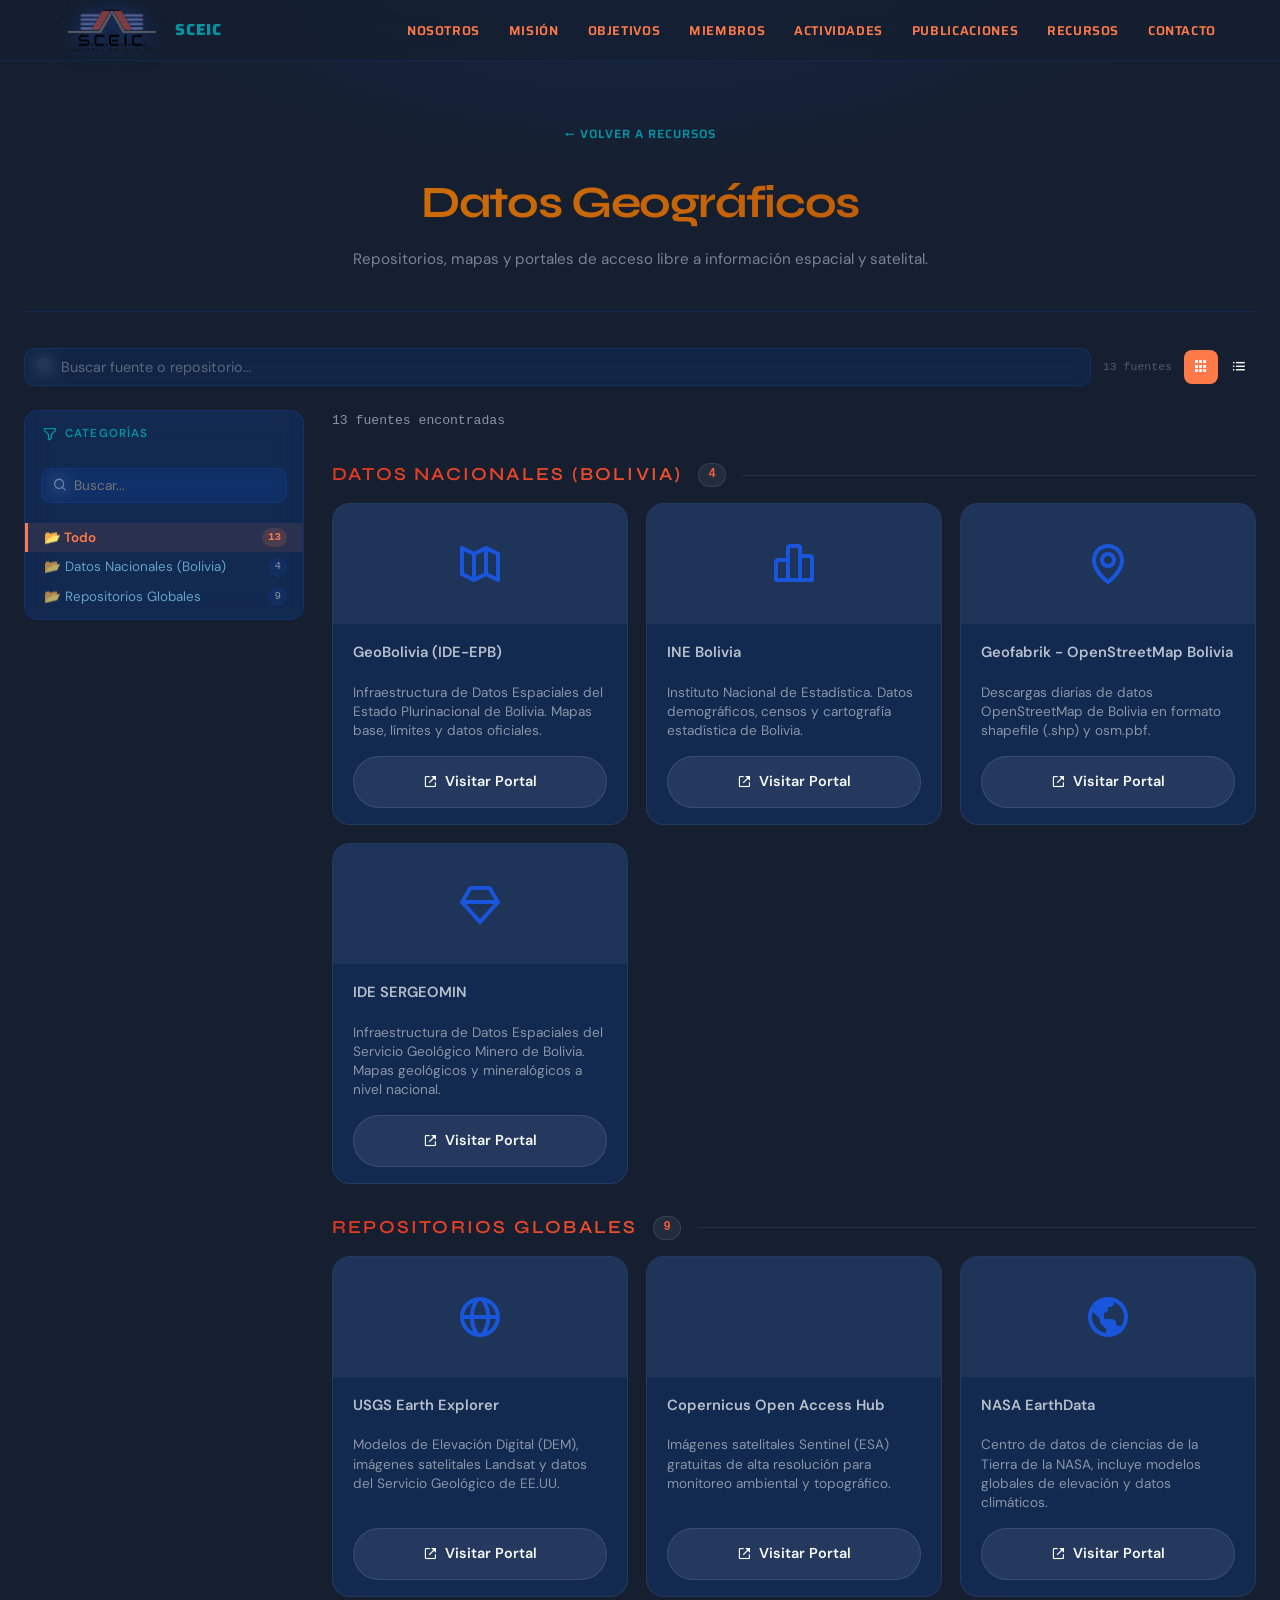
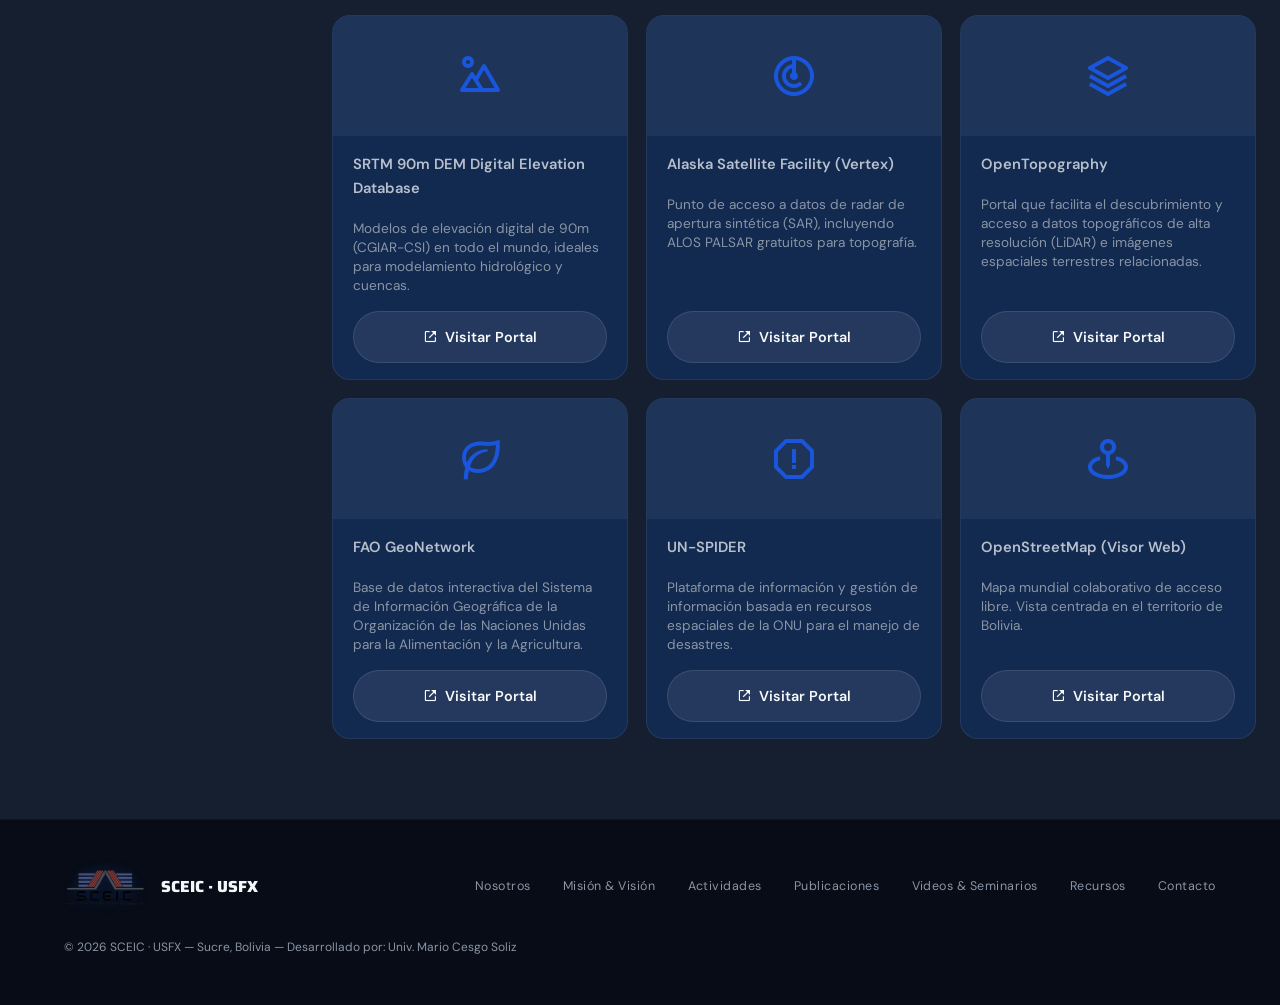
<file: datos-geograficos.html>
<!doctype html>
<html lang="es">
  <head>
    <!-- Google tag (gtag.js) -->
    <script
      async
      src="https://www.googletagmanager.com/gtag/js?id=G-182NL3DZ5M"
    ></script>
    <script>
      window.dataLayer = window.dataLayer || [];
      function gtag() {
        dataLayer.push(arguments);
      }
      gtag("js", new Date());

      gtag("config", "G-182NL3DZ5M");
    </script>

    <meta charset="UTF-8" />
    <meta name="viewport" content="width=device-width, initial-scale=1.0" />
    <meta
      name="description"
      content="Datos Geográficos – Repositorios y mapas libres – SCEIC USFX"
    />
    <title>SCEIC-USFX – Datos Geográficos</title>
    <link rel="preconnect" href="https://fonts.googleapis.com" />
    <link rel="preconnect" href="https://fonts.gstatic.com" crossorigin />
    <link
      href="https://fonts.googleapis.com/css2?family=Syne:wght@400;600;700;800&family=DM+Sans:ital,opsz,wght@0,9..40,300;0,9..40,400;0,9..40,500;1,9..40,300&display=swap"
      rel="stylesheet"
    />
    <link
      href="https://fonts.googleapis.com/css2?family=Saira:ital,wght@0,100..900;1,100..900&display=swap"
      rel="stylesheet"
    />
    <link
      href="https://fonts.googleapis.com/css2?family=Saira:ital,wght@0,100..900;1,100..900&family=Varela+Round&display=swap"
      rel="stylesheet"
    />
    <link
      href="https://unpkg.com/boxicons@2.1.2/css/boxicons.min.css"
      rel="stylesheet"
    />
    <link rel="stylesheet" href="./css/style.css" />
    <link rel="icon" type="image/png" href="img/logo-sceic.png" />
    <script src="./js/script.js" defer></script>
    <script src="./js/components.js" defer></script>

    <link rel="stylesheet" href="./css/biblioteca.css" />
    <link rel="stylesheet" href="./css/datos-geograficos.css" />
  </head>

  <body>
    <div class="page-wrap">
      <!-- Page Header -->
      <header class="lib-page-header">
        <a href="index.html#recursos" class="back-link">← Volver a Recursos</a>
        <h1>Datos Geográficos</h1>
        <p>
          Repositorios, mapas y portales de acceso libre a información espacial y satelital.
        </p>
      </header>

      <!-- Controls -->
      <div class="controls">
        <div class="search-wrap">
          <i class="bx bx-search"></i>
          <input
            type="text"
            id="search"
            placeholder="Buscar fuente o repositorio…"
            autocomplete="off"
          />
        </div>
        <span class="refresh-badge" id="refresh-badge"></span>
        <div class="view-toggle">
          <button class="view-btn" id="btn-sidebar" title="Filtrar categorías">
            <i class="bx bx-filter-alt"></i>
          </button>
          <button
            class="view-btn active"
            id="btn-grid"
            title="Vista cuadrícula"
          >
            <i class="bx bxs-grid"></i>
          </button>
          <button class="view-btn" id="btn-list" title="Vista lista">
            <i class="bx bx-list-ul"></i>
          </button>
        </div>
      </div>

      <!-- Body: sidebar + content -->
      <div class="body-layout">
        <!-- Sidebar filter -->
        <div class="sidebar-overlay" id="sidebar-overlay"></div>
        <aside class="sidebar">
          <div class="sidebar-header">
            <i class="bx bx-filter-alt"></i>
            <span>Categorías</span>
            <button class="close-sidebar" id="close-sidebar"><i class="bx bx-x"></i></button>
          </div>
          <div class="cat-search-wrap">
            <i class="bx bx-search"></i>
            <input
              id="cat-search"
              type="text"
              placeholder="Buscar..."
              autocomplete="off"
            />
          </div>
          <ul class="sidebar-list" id="sidebar-list">
            <li class="sidebar-item active" data-cat="all">
              <span>📂 Todo</span>
              <span class="cat-count" id="count-all">…</span>
            </li>
          </ul>
        </aside>

        <!-- Main content -->
        <main>
          <div class="results-meta" id="results-meta"></div>
          <div id="normas-root">
            <div class="loading-state">
              <i class="bx bx-loader-alt"></i>
              Cargando fuentes de datos…
            </div>
          </div>
        </main>
      </div>
      <!-- /body-layout -->
    </div>
    <!-- footer inyectado por components.js -->
    <script src="./js/datos-geograficos.js" defer></script>
  </body>
</html>
</file>
<file: css/style.css>
:root {
  --deep: #151f30;
  --blue: #103778;
  --cobalt: #1a56db;
  --teal: #0593a2;
  --orange: #ff7a48;
  --red: #e3371e;
  --white: #f4f6f9;
  --gray: #8a95a5;
}

*,
*::before,
*::after {
  box-sizing: border-box;
  margin: 0;
  padding: 0;
}

html {
  scroll-behavior: smooth;
  font-size: 16px;
}

body {
  font-family: "DM Sans", sans-serif;
  background: var(--deep);
  color: var(--white);
  overflow-x: hidden;
  line-height: 1.6;
  cursor: auto;
}

/* SCROLLBAR */
::-webkit-scrollbar {
  width: 6px;
}

::-webkit-scrollbar-track {
  background: var(--deep);
}

::-webkit-scrollbar-thumb {
  background: linear-gradient(var(--cobalt), var(--teal));
  border-radius: 3px;
}

::-webkit-scrollbar-thumb:hover {
  background: linear-gradient(var(--red), var(--orange));
}

/* LOADER */
#loader {
  position: fixed;
  inset: 0;
  z-index: 10000;
  background: var(--deep);
  display: flex;
  flex-direction: column;
  align-items: center;
  justify-content: center;
  gap: 1.6rem;
  transition:
    opacity 0.4s ease,
    visibility 0.4s ease;
}

#loader.hidden {
  opacity: 0;
  visibility: hidden;
}

.loader-logo {
  height: 90px;
  width: auto;
  animation: pulseScale 1.3s ease infinite;
}

.loader-bar {
  width: 220px;
  height: 2px;
  background: rgba(255, 255, 255, 0.07);
  border-radius: 2px;
  overflow: hidden;
}

.loader-fill {
  height: 100%;
  background: linear-gradient(90deg,
      var(--cobalt),
      var(--teal),
      var(--orange));
  animation: loadFill 0.8s ease forwards;
}

.loader-text {
  font-family: "Syne", sans-serif;
  font-size: 0.72rem;
  letter-spacing: 0.22em;
  text-transform: uppercase;
  color: var(--gray);
}

/* NAV */
nav {
  position: fixed;
  top: 0;
  left: 0;
  right: 0;
  z-index: 100;
  padding: 0.5rem 4rem;
  display: flex;
  align-items: center;
  justify-content: space-between;
  background: rgba(21, 31, 48, 0.7);
  backdrop-filter: blur(20px);
  border-bottom: 1px solid rgba(26, 86, 219, 0.15);
  transition: all 0.4s ease;
}

nav.scrolled {
  /* background: rgba(12, 16, 28, 0.97); */
  border-bottom-color: rgba(5, 147, 162, 0.2);
  padding: 0.2rem 4rem;
  box-shadow: 0 4px 30px rgba(0, 0, 0, 0.5);
}

.nav-logo {
  font-family: "Saira", sans-serif;
  font-weight: 800;
  font-size: 1rem;
  letter-spacing: 0.06em;
  color: var(--teal);
  display: flex;
  align-items: center;
  gap: 0.9rem;
  text-decoration: none;
}

.nav-logo img {
  height: 44px;
  width: auto;
  object-fit: contain;
  filter: drop-shadow(0 0 8px rgba(26, 86, 219, 0.5));
  transition: filter 0.35s;
}

.nav-logo:hover img {
  filter: drop-shadow(0 0 16px rgba(26, 86, 219, 0.8));
}

.logo-fallback {
  width: 42px;
  height: 42px;
  background: linear-gradient(135deg, var(--cobalt), var(--teal));
  border-radius: 10px;
  display: flex;
  align-items: center;
  justify-content: center;
  font-size: 0.72rem;
  font-weight: 800;
  color: #fff;
  flex-shrink: 0;
}

.nav-links {
  display: flex;
  gap: 1.8rem;
  list-style: none;
}

.nav-links a {
  text-decoration: none;
  color: var(--orange);
  font-family: "Saira", sans-serif;
  font-size: 0.8rem;
  font-weight: 600;
  letter-spacing: 0.05em;
  text-transform: uppercase;
  transition: color 0.25s;
  position: relative;
  padding-bottom: 2px;
}

.nav-links a::after {
  content: "";
  position: absolute;
  bottom: -4px;
  left: 0;
  width: 0;
  height: 2px;
  background: linear-gradient(90deg, var(--cobalt), var(--teal));
  transition: width 0.35s cubic-bezier(0.4, 0, 0.2, 1);
  border-radius: 2px;
}

.nav-links a:hover {
  color: var(--teal);
}

.nav-links a:hover::after {
  width: 100%;
}

.hamburger {
  display: none;
  flex-direction: column;
  gap: 5px;
  cursor: pointer;
  background: none;
  border: none;
  padding: 4px;
}

.hamburger span {
  display: block;
  width: 24px;
  height: 2px;
  background: var(--white);
  transition: all 0.35s cubic-bezier(0.4, 0, 0.2, 1);
  border-radius: 2px;
}

.hamburger.active span:nth-child(1) {
  transform: rotate(45deg) translate(5px, 5px);
}

.hamburger.active span:nth-child(2) {
  opacity: 0;
  transform: scaleX(0);
}

.hamburger.active span:nth-child(3) {
  transform: rotate(-45deg) translate(5px, -5px);
}

/* HERO */
#hero {
  height: 100vh;
  display: flex;
  flex-direction: column;
  justify-content: center;
  align-items: flex-start;
  padding: 8rem 4rem 5rem;
  position: relative;
  overflow: hidden;
  text-shadow: 0px 0px 4px #000, -3px -3px 4px #000000;
}

.hero-content {
  position: relative;
  z-index: 2;
  display: flex;
  flex-direction: column;
  align-items: flex-start;
}

/* HERO SLIDESHOW */
.hero-slideshow {
  position: absolute;
  inset: 0;
  z-index: 0;
}

.hero-slide {
  position: absolute;
  inset: 0;
  background-size: cover;
  background-position: center;
  background-repeat: no-repeat;
  opacity: 0;
  animation: heroFade 21s ease-in-out infinite;
}

.slide-1 {
  background-image: url('../img/faculta-ingcivil-usfx1.jpg');
  animation-delay: 0s;
}

.slide-2 {
  background-image: url('../img/faculta-ingcivil-usfx2.jpg');
  animation-delay: 7s;
}

.slide-3 {
  background-image: url('../img/faculta-ingcivil-usfx3.jpg');
  animation-delay: 14s;
}

@keyframes heroFade {
  0% {
    opacity: 0;
  }

  14% {
    opacity: 1;
  }

  /* fade in ~3s */
  48% {
    opacity: 1;
  }

  /* imagen visible */
  62% {
    opacity: 0;
  }

  /* fade out ~3s */
  100% {
    opacity: 0;
  }
}

.hero-grid {
  position: absolute;
  inset: 0;
  z-index: 1;
  opacity: 0.045;
  background-image:
    linear-gradient(rgba(26, 86, 219, 1) 1px, transparent 1px),
    linear-gradient(90deg, rgba(26, 86, 219, 1) 1px, transparent 1px);
  background-size: 60px 60px;
  animation: gridShift 22s linear infinite;
}

.orb {
  position: absolute;
  border-radius: 50%;
  pointer-events: none;
  z-index: 1;
}

.orb-1 {
  width: 750px;
  height: 750px;
  background: radial-gradient(circle,
      rgba(26, 86, 219, 0.14) 0%,
      transparent 65%);
  top: -220px;
  right: -160px;
  animation: orbFloat1 14s ease-in-out infinite;
}

.orb-2 {
  width: 500px;
  height: 500px;
  background: radial-gradient(circle,
      rgba(5, 147, 162, 0.1) 0%,
      transparent 65%);
  bottom: -80px;
  left: 4%;
  animation: orbFloat2 17s ease-in-out infinite;
}

.orb-3 {
  width: 320px;
  height: 320px;
  background: radial-gradient(circle,
      rgba(255, 122, 72, 0.08) 0%,
      transparent 65%);
  top: 35%;
  left: 58%;
  animation: orbFloat3 11s ease-in-out infinite;
}

#particles {
  position: absolute;
  inset: 0;
  pointer-events: none;
  width: 100%;
  height: 100%;

}

.hero-accent-line {
  position: absolute;
  top: 0;
  right: 26%;
  width: 1px;
  height: 100%;
  background: linear-gradient(180deg,
      transparent,
      rgba(26, 86, 219, 0.28),
      rgba(5, 147, 162, 0.18),
      transparent);
  animation: linePulse 4.5s ease-in-out infinite;
}

.hero-tag {
  display: inline-flex;
  align-items: center;
  gap: 0.6rem;
  background: rgba(26, 86, 219, 0.1);
  border: 1px solid rgba(26, 86, 219, 0.3);
  border-radius: 100px;
  padding: 0.45rem 1.1rem;
  font-size: 0.74rem;
  letter-spacing: 0.12em;
  text-transform: uppercase;
  color: #7eb3ff;
  margin-bottom: 2rem;
  animation: fadeUp 0.9s 0.2s ease both;
}

.hero-tag .dot {
  width: 7px;
  height: 7px;
  border-radius: 50%;
  background: var(--cobalt);
  animation: blink 2s ease-in-out infinite;
  box-shadow: 0 0 8px var(--cobalt);
}

.hero-title {
  font-family: "Varela Round", sans-serif;
  font-weight: 800;
  font-size: clamp(2.6rem, 5.5vw, 5.2rem);
  line-height: 1.06;
  max-width: 820px;
  margin-bottom: 1.5rem;
  animation: fadeUp 0.9s 0.35s ease both;
}

.hero-title span.cobalt {
  color: var(--teal);
  background: linear-gradient(135deg, var(--cobalt), var(--teal));
  -webkit-background-clip: text;
  background-clip: text;
  position: relative;
}

.hero-title span.cobalt::after {
  content: "";
  position: absolute;
  bottom: 4px;
  left: 0;
  right: 0;
  height: 3px;
  background: linear-gradient(90deg, var(--cobalt), var(--teal));
  border-radius: 2px;
  transform: scaleX(0);
  transform-origin: left;
  animation: underlineGrow 1s 1.2s ease forwards;
}

.hero-title span.orange {
  color: var(--orange);
}

.hero-sub {
  max-width: 520px;
  color: var(--grey);
  font-size: 1.05rem;
  font-weight: 300;
  line-height: 1.78;
  margin-bottom: 2.8rem;
  animation: fadeUp 0.9s 0.5s ease both;
}

.hero-cta {
  display: flex;
  gap: 1.2rem;
  flex-wrap: wrap;
  animation: fadeUp 0.9s 0.65s ease both;
}

.btn-primary {
  padding: 0.9rem 2.2rem;
  background: linear-gradient(135deg, var(--cobalt), var(--teal));
  color: #fff;
  font-family: "DM Sans", sans-serif;
  font-weight: 600;
  font-size: 0.88rem;
  border: none;
  border-radius: 8px;
  cursor: pointer;
  text-decoration: none;
  transition: all 0.3s ease;
  letter-spacing: 0.04em;
  position: relative;
  overflow: hidden;
  display: inline-block;
}

.btn-primary::before {
  content: "";
  position: absolute;
  inset: 0;
  background: linear-gradient(135deg, var(--teal), var(--cobalt));
  opacity: 0;
  transition: opacity 0.3s;
}

.btn-primary:hover::before {
  opacity: 1;
}

.btn-primary:hover {
  box-shadow: 0 10px 30px rgba(26, 86, 219, 0.45);
}

.btn-primary span {
  position: relative;
  z-index: 1;
}

.btn-outline {
  padding: 0.9rem 2.2rem;
  background: var(--orange);
  color: var(--white);
  font-family: "DM Sans", sans-serif;
  font-weight: 500;
  font-size: 0.88rem;
  border: 1px solid rgba(255, 255, 255, 0.15);
  border-radius: 8px;
  cursor: pointer;
  text-decoration: none;
  transition: all 0.3s ease;
  position: relative;
  overflow: hidden;
}

.btn-outline::before {
  content: "";
  position: absolute;
  inset: 0;
  background: rgba(26, 86, 219, 0.12);
  transform: scaleX(0);
  transform-origin: left;
  transition: transform 0.3s ease;
}

.btn-outline:hover::before {
  transform: scaleX(1);
}

.btn-outline:hover {
  border-color: var(--cobalt);
  color: #7eb3ff;
}

.hero-stats {
  position: absolute;
  bottom: 3.5rem;
  right: 4rem;
  display: flex;
  gap: 3.5rem;
  animation: fadeIn 1s 0.9s ease both;
  z-index: 2;
}

.stat {
  text-align: center;
  position: relative;
}

.stat::before {
  content: "";
  position: absolute;
  left: -1.75rem;
  top: 10%;
  bottom: 10%;
  width: 1px;
  background: rgba(255, 255, 255, 0.07);
}

.stat:first-child::before {
  display: none;
}

.stat-num {
  color: var(--orange);
  font-family: "Syne", sans-serif;
  font-size: 2.4rem;
  font-weight: 800;
  background: linear-gradient(135deg, var(--cobalt), var(--teal));
  -webkit-background-clip: text;
  background-clip: text;
  line-height: 1;
}

.stat-label {
  font-size: 0.72rem;
  color: var(--gray);
  text-transform: uppercase;
  letter-spacing: 0.1em;
  margin-top: 0.3rem;
}

.scroll-hint {
  position: absolute;
  bottom: 2rem;
  left: 50%;
  transform: translateX(-50%);
  display: flex;
  flex-direction: column;
  align-items: center;
  gap: 0.4rem;
  animation: fadeIn 1s 1.3s ease both;
  z-index: 2;
}

.scroll-hint span {
  font-size: 0.62rem;
  letter-spacing: 0.18em;
  text-transform: uppercase;
  color: var(--gray);
}

.scroll-arrow {
  width: 20px;
  height: 32px;
  border: 1.5px solid rgba(255, 255, 255, 0.15);
  border-radius: 10px;
  position: relative;
  overflow: hidden;
}

.scroll-arrow::before {
  content: "";
  position: absolute;
  top: 5px;
  left: 50%;
  transform: translateX(-50%);
  width: 3px;
  height: 7px;
  background: var(--cobalt);
  border-radius: 3px;
  animation: scrollDot 2.2s ease-in-out infinite;
}

/* SECTIONS */
section {
  padding: 4rem 4rem;
  position: relative;
}

.section-label {
  font-size: 0.7rem;
  font-weight: 600;
  letter-spacing: 0.18em;
  text-transform: uppercase;
  color: var(--cobalt);
  margin-bottom: 0.9rem;
  display: flex;
  align-items: center;
  justify-content: center;
  gap: 0.8rem;
}

.section-label::before,
.section-label::after {
  content: "";
  display: inline-block;
  width: 28px;
  height: 2px;
  background: linear-gradient(90deg, var(--cobalt), var(--teal));
  border-radius: 2px;
}

.section-title {
  background: linear-gradient(135deg, var(--red), var(--orange));
  -webkit-background-clip: text;
  -webkit-text-fill-color: transparent;
  background-clip: text;
  font-family: "Syne", sans-serif;
  font-size: clamp(1.8rem, 3.5vw, 2.8rem);
  font-weight: 700;
  line-height: 1.15;
  margin-bottom: 1.5rem;
  text-align: center;
}

.divider {
  width: 60px;
  height: 3px;
  background: linear-gradient(90deg,
      transparent,
      var(--cobalt),
      var(--teal),
      transparent);
  margin: 1.5rem auto;
  border-radius: 2px;
}

/* QUIENES SOMOS */
#quienes-somos {
  background: rgba(26, 86, 219, 0.05);
  border-top: 1px solid rgba(26, 86, 219, 0.1);
}

.qs-layout {
  display: grid;
  grid-template-columns: 1fr 1fr;
  gap: 5rem;
  align-items: center;
  max-width: 1100px;
  margin: 0 auto;
}

.qs-text p {
  color: var(--gray);
  font-size: 1rem;
  line-height: 1.85;
  margin-bottom: 1.2rem;
}

.qs-card {
  background: rgba(26, 86, 219, 0.07);
  border: 1px solid rgba(26, 86, 219, 0.18);
  border-radius: 18px;
  padding: 2.5rem;
  position: relative;
  overflow: hidden;
}

.qs-card::before {
  content: "";
  position: absolute;
  top: 0;
  left: 0;
  right: 0;
  height: 3px;
  background: linear-gradient(90deg,
      var(--cobalt),
      var(--teal),
      var(--orange));
  background-size: 200%;
  animation: shimmer 3s ease-in-out infinite;
}

.qs-icon-grid {
  display: grid;
  grid-template-columns: 1fr 1fr;
  gap: 1.2rem;
}

.qs-item {
  display: flex;
  flex-direction: column;
  gap: 0.4rem;
  padding: 1.3rem;
  background: rgba(21, 31, 48, 0.7);
  border-radius: 12px;
  border: 1px solid rgba(255, 255, 255, 0.05);
  transition: all 0.35s cubic-bezier(0.4, 0, 0.2, 1);
  position: relative;
  overflow: hidden;
}

.qs-item::after {
  content: "";
  position: absolute;
  bottom: 0;
  left: 0;
  right: 0;
  height: 2px;
  background: linear-gradient(90deg, var(--cobalt), var(--teal));
  transform: scaleX(0);
  transform-origin: left;
  transition: transform 0.35s ease;
}

.qs-item:hover {
  border-color: rgba(26, 86, 219, 0.35);
  transform: translateY(-4px);
  box-shadow: 0 8px 24px rgba(26, 86, 219, 0.15);
}

.qs-item:hover::after {
  transform: scaleX(1);
}

.qs-item-icon {
  font-size: 1.4rem;
  margin-bottom: 0.2rem;
}

.qs-item-title {
  font-family: "Syne", sans-serif;
  font-size: 0.85rem;
  font-weight: 700;
}

.qs-item-desc {
  font-size: 0.75rem;
  color: var(--gray);
}

/* MISION VISION */
#mision-vision {
  background: var(--deep);
}

.mv-grid {
  display: grid;
  grid-template-columns: 1fr 1fr;
  gap: 2rem;
  max-width: 1100px;
  margin: 0 auto;
}

.mv-card {
  border-radius: 18px;
  padding: 2.8rem;
  position: relative;
  overflow: hidden;
  transition:
    transform 0.4s cubic-bezier(0.4, 0, 0.2, 1),
    box-shadow 0.4s ease;
}

.mv-card:hover {
  transform: translateY(-7px);
}

.mv-card.mision {
  background: linear-gradient(135deg,
      rgba(26, 86, 219, 0.18),
      rgba(5, 147, 162, 0.1));
  border: 1px solid rgba(26, 86, 219, 0.25);
}

.mv-card.mision:hover {
  box-shadow: 0 22px 55px rgba(26, 86, 219, 0.22);
}

.mv-card.vision {
  background: linear-gradient(135deg,
      rgba(255, 122, 72, 0.12),
      rgba(227, 55, 30, 0.07));
  border: 1px solid rgba(255, 122, 72, 0.2);
}

.mv-card.vision:hover {
  box-shadow: 0 22px 55px rgba(255, 122, 72, 0.16);
}

.mv-accent {
  font-family: "Syne", sans-serif;
  font-size: 7rem;
  font-weight: 800;
  opacity: 0.05;
  position: absolute;
  top: -1.5rem;
  right: 1rem;
  line-height: 1;
  user-select: none;
}

.mv-icon {
  width: 52px;
  height: 52px;
  border-radius: 14px;
  display: flex;
  align-items: center;
  justify-content: center;
  font-size: 1.6rem;
  margin-bottom: 1.5rem;
  transition: transform 0.35s ease;
}

.mv-card:hover .mv-icon {
  transform: scale(1.12) rotate(-6deg);
}

.mision .mv-icon {
  background: rgba(26, 86, 219, 0.18);
  box-shadow: 0 0 20px rgba(26, 86, 219, 0.18);
}

.vision .mv-icon {
  background: rgba(255, 122, 72, 0.18);
  box-shadow: 0 0 20px rgba(255, 122, 72, 0.14);
}

.mv-card h3 {
  font-family: "Syne", sans-serif;
  font-size: 1.5rem;
  font-weight: 700;
  margin-bottom: 1rem;
}

.mv-card p {
  color: var(--gray);
  font-size: 0.96rem;
  line-height: 1.85;
}

/* OBJETIVOS */
#objetivos {
  background: rgba(5, 147, 162, 0.03);
  border-top: 1px solid rgba(26, 86, 219, 0.1);
  border-bottom: 1px solid rgba(26, 86, 219, 0.1);
}

.obj-list {
  max-width: 900px;
  display: flex;
  flex-direction: column;
  gap: 1rem;
  margin-top: 1rem;
  margin-inline: auto;
}

.obj-item {
  display: flex;
  align-items: flex-start;
  gap: 1.8rem;
  padding: 0.5rem 2rem;
  background: rgba(21, 31, 48, 0.6);
  border: 1px solid rgba(255, 255, 255, 0.05);
  border-radius: 14px;
  transition: all 0.35s cubic-bezier(0.4, 0, 0.2, 1);
  position: relative;
  overflow: hidden;
}

.obj-item::before {
  content: "";
  position: absolute;
  left: 0;
  top: 0;
  bottom: 0;
  width: 3px;
  background: linear-gradient(180deg, var(--cobalt), var(--teal));
  transform: scaleY(0);
  transform-origin: top;
  transition: transform 0.35s ease;
  border-radius: 3px 0 0 3px;
}

.obj-item:hover {
  border-color: rgba(26, 86, 219, 0.28);
  background: rgba(26, 86, 219, 0.06);
  transform: translateX(8px);
}

.obj-item:hover::before {
  transform: scaleY(1);
}

.obj-num {
  font-family: "Syne", sans-serif;
  font-size: 1.5rem;
  font-weight: 800;
  background: linear-gradient(135deg, var(--cobalt), var(--teal));
  -webkit-background-clip: text;
  background-clip: text;
  color: transparent;
  opacity: 0.55;
  flex-shrink: 0;
  min-width: 2.5rem;
}

.obj-content h4 {
  font-family: "Syne", sans-serif;
  font-weight: 700;
  font-size: 1rem;
  margin-bottom: 0.3rem;
}

.obj-content p {
  color: var(--gray);
  font-size: 0.88rem;
  line-height: 1.65;
}

/* MIEMBROS */
#miembros {
  background: var(--deep);
}

.members-grid {
  display: grid;
  grid-template-columns: repeat(auto-fill, minmax(200px, 1fr));
  gap: 1.5rem;
  max-width: 1100px;
  margin: 0 auto;
}

.member-card {
  background: rgba(26, 86, 219, 0.08);
  border: 1px solid rgba(255, 255, 255, 0.06);
  border-radius: 16px;
  padding: 1rem 1rem;
  text-align: center;
  transition:
    border-color 0.4s,
    box-shadow 0.4s;
  position: relative;
  overflow: hidden;
}

.member-card::before {
  content: "";
  position: absolute;
  inset: 0;
  border-radius: 16px;
  background: linear-gradient(135deg,
      rgba(26, 86, 219, 0.1),
      transparent);
  opacity: 0;
  transition: opacity 0.4s;
}

.member-card:hover {
  border-color: rgba(26, 86, 219, 0.38);
  box-shadow: 0 18px 45px rgba(26, 86, 219, 0.2);
}

.member-card:hover::before {
  opacity: 1;
}

.member-card:hover .member-avatar {
  box-shadow: 0 0 28px rgba(26, 86, 219, 0.35);
}

.member-avatar {
  width: 74px;
  height: 74px;
  border-radius: 50%;
  margin: 0 auto 1rem;
  display: flex;
  align-items: center;
  justify-content: center;
  font-family: "Syne", sans-serif;
  font-weight: 800;
  font-size: 1.3rem;
  color: #fff;
  transition: box-shadow 0.4s;
  position: relative;
  z-index: 1;
}

.member-card h4 {
  font-family: "Syne", sans-serif;
  font-weight: 700;
  font-size: 0.95rem;
  margin-bottom: 0.3rem;
  position: relative;
  z-index: 1;
}

.member-role {
  font-size: 0.74rem;
  color: #7eb3ff;
  letter-spacing: 0.05em;
  position: relative;
  z-index: 1;
}

.member-area {
  font-size: 0.72rem;
  color: var(--gray);
  margin-top: 0.2rem;
  position: relative;
  z-index: 1;
}

/* ACTIVIDADES */
#actividades {
  background: rgba(26, 86, 219, 0.04);
  border-top: 1px solid rgba(255, 122, 72, 0.07);
}

.act-grid {
  display: grid;
  grid-template-columns: repeat(3, 1fr);
  gap: 1.5rem;
  max-width: 1100px;
  margin: 0 auto;
}

.act-card {
  display: flex;
  flex-direction: column;
  height: 100%;
  border-radius: 16px;
  overflow: hidden;
  border: 1px solid rgba(255, 255, 255, 0.06);
  text-decoration: none;
  color: inherit;
  transition: all 0.4s cubic-bezier(0.4, 0, 0.2, 1);
}


.act-card:hover {
  transform: translateY(-7px);
  box-shadow: 0 22px 55px rgba(0, 0, 0, 0.35);
  border-color: rgba(26, 86, 219, 0.28);
}

.act-card:hover .act-bg {
  transform: scale(1.1);
}


.act-card:hover .act-emoji {
  transform: scale(1.25) rotate(-6deg);
}

.act-header {
  height: 200px;
  padding: 1.5rem;
  position: relative;
  overflow: hidden;
  display: flex;
  flex-direction: column;
  justify-content: flex-end;
}

.act-bg {
  position: absolute;
  top: 0;
  left: 0;
  width: 100%;
  height: 100%;
  object-fit: cover;
  z-index: 0;
  transition: transform 0.6s cubic-bezier(0.4, 0, 0.2, 1);
}

.act-header::after {
  content: "";
  position: absolute;
  inset: 0;
  background: linear-gradient(180deg,
      rgba(15, 20, 35, 0.1) 0%,
      rgba(15, 20, 35, 0.85) 100%);
  z-index: 1;
}


.act-header.teal {
  background: linear-gradient(135deg,
      rgba(5, 147, 162, 0.35),
      rgba(26, 86, 219, 0.15));
}

.act-header.orange {
  background: linear-gradient(135deg,
      rgba(255, 122, 72, 0.32),
      rgba(255, 122, 72, 0.1));
}

.act-header.red {
  background: linear-gradient(135deg,
      rgba(227, 55, 30, 0.32),
      rgba(255, 122, 72, 0.1));
}

.act-header.blue {
  background: linear-gradient(135deg,
      rgba(26, 86, 219, 0.5),
      rgba(16, 55, 120, 0.3));
}

.act-header.mixed {
  background: linear-gradient(135deg,
      rgba(26, 86, 219, 0.28),
      rgba(255, 122, 72, 0.2));
}

.act-header.dark {
  background: linear-gradient(135deg,
      rgba(15, 20, 35, 0.96),
      rgba(26, 86, 219, 0.28));
}

.act-date {
  font-size: 0.72rem;
  letter-spacing: 0.1em;
  text-transform: uppercase;
  color: rgba(255, 255, 255, 0.75);
  margin-bottom: 0.4rem;
  position: relative;
  z-index: 2;
}

.act-emoji {
  font-size: 1.8rem;
  margin-bottom: 0.4rem;
  display: block;
  position: relative;
  z-index: 2;
  transition: transform 0.35s ease;
}

.act-card h4 {
  font-family: "Syne", sans-serif;
  font-size: 1.05rem;
  font-weight: 700;
  position: relative;
  z-index: 2;
  line-height: 1.3;
}


.act-body {
  padding: 1.3rem 1.5rem;
  background: rgba(12, 17, 30, 0.78);
  flex: 1;
  display: flex;
  flex-direction: column;
  justify-content: space-between;
}

.act-body p {
  font-size: 0.83rem;
  color: var(--gray);
  line-height: 1.65;
}

.act-tag {
  display: inline-block;
  margin-top: 0.9rem;
  font-size: 0.68rem;
  padding: 0.25rem 0.75rem;
  border-radius: 100px;
  border: 1px solid rgba(26, 86, 219, 0.22);
  color: #7eb3ff;
  letter-spacing: 0.06em;
}

.hidden-activity {
  display: none !important;
}

.act-more-container {
  grid-column: 1 / -1;
  display: flex;
  justify-content: center;
  margin-top: 3rem;
  width: 100%;
}

.btn-more-act {
  padding: 0.9rem 2.8rem;
  background: rgba(26, 86, 219, 0.08);
  border: 1px solid rgba(26, 86, 219, 0.25);
  border-radius: 12px;
  color: #7eb3ff;
  font-family: "Syne", sans-serif;
  font-weight: 700;
  font-size: 0.9rem;
  cursor: pointer;
  transition: all 0.35s ease;
  letter-spacing: 0.06em;
  text-transform: uppercase;
}

.btn-more-act:hover {
  background: rgba(26, 86, 219, 0.15);
  border-color: var(--teal);
  box-shadow: 0 10px 30px rgba(26, 86, 219, 0.2);
  transform: translateY(-3px);
  color: #fff;
}



/* PUBLICACIONES */
#publicaciones {
  background: var(--deep);
}

.pub-list {
  max-width: 900px;
  margin: 0 auto;
  border: 1px solid rgba(26, 86, 219, 0.14);
  border-radius: 16px;
  overflow: hidden;
}

.pub-item {
  display: flex;
  align-items: center;
  gap: 2rem;
  padding: 1.3rem 2rem;
  background: rgba(21, 31, 48, 0.5);
  border-bottom: 1px solid rgba(255, 255, 255, 0.04);
  transition: all 0.3s ease;
  cursor: pointer;
  position: relative;
  overflow: hidden;
}

.pub-item::before {
  content: "";
  position: absolute;
  left: 0;
  top: 0;
  bottom: 0;
  width: 0;
  background: linear-gradient(90deg, rgba(26, 86, 219, 0.1), transparent);
  transition: width 0.4s ease;
}

.pub-item:hover::before {
  width: 100%;
}

.pub-item:last-child {
  border-bottom: none;
}

.pub-type {
  flex-shrink: 0;
  width: 52px;
  height: 52px;
  border-radius: 12px;
  display: flex;
  align-items: center;
  justify-content: center;
  font-size: 1.4rem;
  position: relative;
  z-index: 1;
  transition: transform 0.3s;
}

.pub-item:hover .pub-type {
  transform: scale(1.12);
}

.pub-info {
  flex: 1;
  position: relative;
  z-index: 1;
}

.pub-info h4 {
  font-family: "Syne", sans-serif;
  font-weight: 600;
  font-size: 0.95rem;
  margin-bottom: 0.25rem;
}

.pub-meta {
  font-size: 0.78rem;
  color: var(--gray);
}

.pub-year {
  font-size: 0.75rem;
  color: var(--gray);
  flex-shrink: 0;
  position: relative;
  z-index: 1;
}

/* RECURSOS */
#recursos {
  background: rgba(26, 86, 219, 0.04);
  border-top: 1px solid rgba(26, 86, 219, 0.1);
}

.rec-grid {
  display: grid;
  grid-template-columns: repeat(auto-fill, minmax(240px, 1fr));
  gap: 1.5rem;
  max-width: 1100px;
  margin: 0 auto;
}

.rec-card {
  padding: 2rem;
  border-radius: 16px;
  background: rgba(12, 17, 30, 0.78);
  border: 1px solid rgba(255, 255, 255, 0.06);
  transition: all 0.4s cubic-bezier(0.4, 0, 0.2, 1);
  text-decoration: none;
  color: inherit;
  display: block;
  position: relative;
  overflow: hidden;
}

.rec-card::after {
  content: "";
  position: absolute;
  inset: 0;
  border-radius: 16px;
  background: linear-gradient(135deg,
      rgba(26, 86, 219, 0.08),
      rgba(255, 122, 72, 0.05));
  opacity: 0;
  transition: opacity 0.4s;
}

.rec-card:hover {
  border-color: var(--cobalt);
  transform: translateY(-7px);
  box-shadow: 0 18px 45px rgba(72, 206, 255, 0.14);
}

.rec-card:hover::after {
  opacity: 1;
}

.rec-card:hover .rec-icon {
  transform: scale(1.12) rotate(-8deg);
}

.rec-icon {
  width: 52px;
  height: 52px;
  border-radius: 14px;
  display: flex;
  align-items: center;
  justify-content: center;
  font-size: 1.6rem;
  margin-bottom: 1.3rem;
  background: rgba(255, 122, 72, 0.12);
  transition: transform 0.35s cubic-bezier(0.4, 0, 0.2, 1);
  position: relative;
  z-index: 1;
}

.rec-card h4 {
  font-family: "Syne", sans-serif;
  font-weight: 700;
  font-size: 0.95rem;
  margin-bottom: 0.4rem;
  position: relative;
  z-index: 1;
}

.rec-card p {
  font-size: 0.8rem;
  color: var(--gray);
  line-height: 1.65;
  position: relative;
  z-index: 1;
}

.rec-arrow {
  margin-top: 1.1rem;
  font-size: 0.8rem;
  color: var(--orange);
  display: flex;
  align-items: center;
  gap: 0.4rem;
  position: relative;
  z-index: 1;
  transition: gap 0.3s;
}

.rec-card:hover .rec-arrow {
  gap: 0.9rem;
}

/* CONTACTO */
#contacto {
  background: var(--deep);
  border-top: 1px solid rgba(255, 255, 255, 0.05);
}

.contact-layout {
  display: grid;
  grid-template-columns: 1fr 1.5fr;
  gap: 5rem;
  max-width: 1100px;
  align-items: start;
  margin: 0 auto;
}

.contact-info {
  display: flex;
  flex-direction: column;
  gap: 2rem;
}

.contact-detail {
  display: flex;
  gap: 1.2rem;
  align-items: flex-start;
}

.contact-detail-icon {
  width: 44px;
  height: 44px;
  border-radius: 12px;
  background: rgba(26, 86, 219, 0.1);
  border: 1px solid rgba(26, 86, 219, 0.2);
  display: flex;
  align-items: center;
  justify-content: center;
  font-size: 1.1rem;
  flex-shrink: 0;
  transition: all 0.3s;
}

.contact-detail:hover .contact-detail-icon {
  background: rgba(26, 86, 219, 0.2);
  box-shadow: 0 0 16px rgba(26, 86, 219, 0.22);
  transform: scale(1.08);
}

.contact-detail-text h4 {
  font-family: "Syne", sans-serif;
  font-weight: 700;
  font-size: 0.85rem;
  margin-bottom: 0.2rem;
}

.contact-detail-text p {
  font-size: 0.85rem;
  color: var(--gray);
}

.contact-form {
  background: rgba(26, 86, 219, 0.07);
  border: 1px solid rgba(26, 86, 219, 0.15);
  border-radius: 18px;
  padding: 2.8rem;
  position: relative;
  overflow: hidden;
}

.contact-form::before {
  content: "";
  position: absolute;
  top: 0;
  left: 0;
  right: 0;
  height: 3px;
  background: linear-gradient(90deg,
      var(--cobalt),
      var(--teal),
      var(--orange));
}

.form-row {
  display: grid;
  grid-template-columns: 1fr 1fr;
  gap: 1rem;
}

.form-group {
  display: flex;
  flex-direction: column;
  gap: 0.5rem;
  margin-bottom: 1.2rem;
}

.form-group label {
  font-size: 0.75rem;
  font-weight: 600;
  letter-spacing: 0.08em;
  text-transform: uppercase;
  color: var(--gray);
}

.form-group input,
.form-group textarea,
.form-group select {
  background: rgba(21, 31, 48, 0.85);
  border: 1px solid rgba(255, 255, 255, 0.08);
  border-radius: 10px;
  padding: 0.85rem 1rem;
  color: var(--white);
  font-family: "DM Sans", sans-serif;
  font-size: 0.9rem;
  outline: none;
  transition:
    border-color 0.3s,
    box-shadow 0.3s;
  width: 100%;
}

.form-group input:focus,
.form-group textarea:focus,
.form-group select:focus {
  border-color: var(--cobalt);
  box-shadow: 0 0 0 3px rgba(26, 86, 219, 0.14);
}

.form-group textarea {
  resize: vertical;
  min-height: 120px;
}

.form-group select option {
  background: var(--deep);
}

.btn-submit {
  width: 100%;
  padding: 1.05rem;
  background: linear-gradient(135deg, var(--cobalt), var(--teal));
  color: #fff;
  border: none;
  border-radius: 10px;
  font-family: "Syne", sans-serif;
  font-weight: 700;
  font-size: 0.95rem;
  cursor: pointer;
  letter-spacing: 0.06em;
  transition: all 0.35s ease;
  position: relative;
  overflow: hidden;
}

.btn-submit::before {
  content: "";
  position: absolute;
  inset: 0;
  background: linear-gradient(135deg, var(--teal), var(--cobalt));
  opacity: 0;
  transition: opacity 0.35s;
}

.btn-submit:hover::before {
  opacity: 1;
}

.btn-submit:hover {
  box-shadow: 0 12px 34px rgba(26, 86, 219, 0.38);
}

.btn-submit span {
  position: relative;
  z-index: 1;
}

/* FOOTER */
footer {
  background: rgba(8, 12, 22, 0.98);
  border-top: 1px solid rgba(26, 86, 219, 0.12);
  padding: 3rem 4rem;
  display: flex;
  align-items: center;
  justify-content: space-between;
  flex-wrap: wrap;
  gap: 2rem;
}

.footer-logo {
  font-family: "Saira", sans-serif;
  font-weight: 800;
  font-size: 1rem;
  color: var(--white);
  display: flex;
  align-items: center;
  gap: 0.9rem;
  text-decoration: none;
}

.footer-logo img {
  height: 38px;
  width: auto;
  object-fit: contain;
  filter: drop-shadow(0 0 6px rgba(26, 86, 219, 0.35));
  opacity: 0.85;
}

.footer-links {
  display: flex;
  gap: 2rem;
  flex-wrap: wrap;
}

.footer-links a {
  font-size: 0.78rem;
  color: var(--gray);
  text-decoration: none;
  letter-spacing: 0.04em;
  transition: color 0.2s;
}

.footer-links a:hover {
  color: #7eb3ff;
}

.footer-copy {
  font-size: 0.75rem;
  color: var(--gray);
}

footer .accent {
  color: var(--orange);
}

/* REVEAL */
.reveal {
  opacity: 0;
  transform: translateY(34px);
  transition:
    opacity 0.7s ease,
    transform 0.7s ease;
}

.reveal.visible {
  opacity: 1;
  transform: translateY(0);
}

.reveal-left {
  opacity: 0;
  transform: translateX(-34px);
  transition:
    opacity 0.7s ease,
    transform 0.7s ease;
}

.reveal-left.visible {
  opacity: 1;
  transform: translateX(0);
}

.reveal-right {
  opacity: 0;
  transform: translateX(34px);
  transition:
    opacity 0.7s ease,
    transform 0.7s ease;
}

.reveal-right.visible {
  opacity: 1;
  transform: translateX(0);
}

/* KEYFRAMES */
@keyframes fadeUp {
  from {
    opacity: 0;
    transform: translateY(28px);
  }

  to {
    opacity: 1;
    transform: translateY(0);
  }
}

@keyframes fadeIn {
  from {
    opacity: 0;
  }

  to {
    opacity: 1;
  }
}

@keyframes pulseScale {

  0%,
  100% {
    transform: scale(1);
  }

  50% {
    transform: scale(1.08);
  }
}

@keyframes loadFill {
  0% {
    width: 0;
  }

  100% {
    width: 100%;
  }
}

@keyframes gridShift {
  from {
    background-position: 0 0;
  }

  to {
    background-position: 60px 60px;
  }
}

@keyframes orbFloat1 {

  0%,
  100% {
    transform: translate(0, 0) scale(1);
  }

  33% {
    transform: translate(-30px, 22px) scale(1.05);
  }

  66% {
    transform: translate(22px, -28px) scale(0.97);
  }
}

@keyframes orbFloat2 {

  0%,
  100% {
    transform: translate(0, 0);
  }

  50% {
    transform: translate(42px, -22px);
  }
}

@keyframes orbFloat3 {

  0%,
  100% {
    transform: translate(0, 0) scale(1);
  }

  50% {
    transform: translate(-22px, 32px) scale(1.1);
  }
}

@keyframes blink {

  0%,
  100% {
    opacity: 1;
    box-shadow: 0 0 8px var(--cobalt);
  }

  50% {
    opacity: 0.35;
    box-shadow: 0 0 2px var(--cobalt);
  }
}

@keyframes scrollDot {
  0% {
    top: 5px;
    opacity: 1;
  }

  80% {
    top: 18px;
    opacity: 0;
  }

  100% {
    top: 5px;
    opacity: 0;
  }
}

@keyframes linePulse {

  0%,
  100% {
    opacity: 0.35;
  }

  50% {
    opacity: 1;
  }
}

@keyframes shimmer {
  0% {
    background-position: 200% center;
  }

  100% {
    background-position: -200% center;
  }
}

@keyframes underlineGrow {
  to {
    transform: scaleX(1);
  }
}

/* MOBILE */
@media (max-width: 900px) {
  nav {
    padding: 1rem 1.5rem;
  }

  nav.scrolled {
    padding: 0.7rem 1.5rem;
  }

  .nav-links {
    display: none;
    flex-direction: column;
    align-items: center;
    gap: 2rem;
    position: fixed;
    top: 76px;
    left: 0;
    width: 100%;
    height: calc(100vh - 76px);
    background: rgba(12, 16, 28, 0.98);
    padding: 3rem 2rem;
    border-bottom: 1px solid rgba(26, 86, 219, 0.15);
    backdrop-filter: blur(25px);
    z-index: 9999;
    overflow-y: auto;
  }

  .nav-links.open {
    display: flex;
  }

  /* Ajuste para sub-páginas o nav reducido */
  nav.scrolled+.nav-links,
  nav.scrolled~.nav-links {
    top: 66px;
    height: calc(100vh - 66px);
  }

  .nav-links li {
    width: 100%;
    text-align: center;
  }

  .nav-links a {
    font-size: 1.2rem;
    display: block;
    padding: 10px;
    width: 100%;
  }

  .hamburger {
    display: flex;
    cursor: pointer;
  }

  #hero {
    padding: 7rem 1.5rem 5rem;
  }

  .hero-stats {
    position: static;
    margin-top: 3rem;
    flex-wrap: wrap;
    gap: 2rem;
  }

  section {
    padding: 4rem 1.5rem;
  }
  .section-title {
    font-size: 1.3rem;
  }
  #quienes-somos p{
    font-size: 0.8rem;
    margin-bottom: 0.5rem;
  }

  .qs-card{
    padding: 0.5rem;
  }

    /* MISION Y VISION */
  .mv-card {
    padding: 1.5rem;
  }
  .mv-icon {
    width: 48px;
    height: 48px;
    font-size: 1.4rem;
    margin-bottom: 1.2rem;
  }


  .members-grid {
    grid-template-columns: repeat(2, 1fr);
    gap: 0.8rem;
  }

  .member-card {
    padding: 0.5rem 0.8rem;
  }

  .member-avatar {
    width: 58px;
    height: 58px;
    font-size: 1.1rem;
    margin-bottom: 0.6rem;
  }

  .member-card h4 {
    font-size: 0.6rem;
  }

  .member-role {
    font-size: 0.65rem;
  }

  .qs-layout,
  .mv-grid,
  .contact-layout {
    grid-template-columns: 1fr;
    gap: 2rem;
  }

  .act-grid {
    grid-template-columns: 1fr;
    gap: 1.2rem;
  }

  .form-row {
    grid-template-columns: 1fr;
  }

  .pub-item {
    gap: 1rem;
    padding: 1.2rem;
  }

  .pub-type {
    width: 44px;
    height: 44px;
    font-size: 1.2rem;
  }

  .pub-info h4 {
    font-size: 0.85rem;
    line-height: 1.3;
  }

  .pub-meta {
    font-size: 0.7rem;
  }

  .pub-year {
    font-size: 0.68rem;
  }

  .obj-item {
    padding: 1rem 1.2rem;
    gap: 1rem;
  }

  .obj-num {
    font-size: 1.2rem;
    min-width: 1.8rem;
  }

  .obj-content h4 {
    font-size: 0.88rem;
    margin-bottom: 0.2rem;
  }

  .obj-content p {
    font-size: 0.78rem;
    line-height: 1.45;
  }

  .rec-grid {
    grid-template-columns: repeat(2, 1fr);
    gap: 0.8rem;
  }

  .rec-card {
    padding: 1.2rem;
  }

  .rec-icon {
    width: 42px;
    height: 42px;
    font-size: 1.3rem;
    margin-bottom: 0.8rem;
  }

  .rec-card h4 {
    font-size: 0.82rem;
  }

  .rec-card p {
    font-size: 0.7rem;
    line-height: 1.4;
    display: -webkit-box;
    -webkit-line-clamp: 3;
    line-clamp: 3;
    -webkit-box-orient: vertical;
    overflow: hidden;
  }

  .rec-arrow {
    font-size: 0.7rem;
    margin-top: 0.7rem;
  }

  footer {
    flex-direction: column;
    align-items: flex-start;
    padding: 2rem 1.5rem;
  }

  .scroll-hint {
    display: none;
  }

  a,
  button {
    cursor: pointer;
  }
}
</file>
<file: css/cursos.css>
/* ============================================================
   cursos.css — Página de Cursos SCEIC-USFX
   ============================================================ */
:root {
  --bg-accent: #06061a38;
}
section {
  padding: 0rem;
}

/* ── Layout principal ─────────────────────────────────────── */
.cursos-page {
  padding-top: 88px;
  min-height: 100vh;
}

/* ── Hero banner ──────────────────────────────────────────── */
.cursos-hero {
  background:
    linear-gradient(135deg, rgba(16, 55, 120, 0.92) 0%, rgba(26, 86, 219, 0.75) 60%, rgba(5, 147, 162, 0.5) 100%),
    url('../img/faculta-ingcivil-usfx1.jpg') center/cover no-repeat;
  padding: 2rem 4rem 2rem;
  position: relative;
  overflow: hidden;
  border-bottom: 1px solid rgba(26, 86, 219, 0.2);
}

.cursos-hero::after {
  content: "";
  position: absolute;
  inset: 0;
  background:
    radial-gradient(circle at 80% 50%, rgba(255, 122, 72, 0.1) 0%, transparent 55%),
    radial-gradient(circle at 15% 80%, rgba(5, 147, 162, 0.12) 0%, transparent 50%);
  pointer-events: none;
}

.cursos-hero-inner {
  max-width: 1300px;
  margin: 0 auto;
  position: relative;
  z-index: 1;
}

.cursos-back {
  display: inline-flex;
  align-items: center;
  gap: 0.4rem;
  color: rgba(255, 255, 255, 0.65);
  font-size: 0.78rem;
  text-decoration: none;
  font-weight: 500;
  letter-spacing: 0.04em;
  text-transform: uppercase;
  margin-bottom: 1.4rem;
  transition: color 0.2s;
}

.cursos-back:hover {
  color: var(--orange);
}

.cursos-hero h1 {
  font-family: "Syne", sans-serif;
  font-size: clamp(2rem, 4vw, 3.2rem);
  font-weight: 800;
  color: #fff;
  line-height: 1.1;
  margin-bottom: 0.6rem;
}

.cursos-hero h1 span {
  color: var(--orange);
}

.cursos-hero p {
  color: rgba(255, 255, 255, 0.68);
  font-size: 1rem;
  max-width: 560px;
}

/* ── Buscador ─────────────────────────────────────────────── */
.cursos-search-wrap {
  position: sticky;
  top: 50px;
  z-index: 10;
  max-width: 100%;
  margin-bottom: 1.2rem;
  background: rgba(14, 22, 42, 0.85);
  backdrop-filter: blur(12px);
  -webkit-backdrop-filter: blur(12px);
}

.cursos-search-wrap svg {
  position: absolute;
  left: 1.1rem;
  top: 50%;
  transform: translateY(-50%);
  color: var(--gray);
  pointer-events: none;
  flex-shrink: 0;
}

#cursos-search {
  width: 100%;
  padding: 0.75rem 1.1rem 0.75rem 3rem;
  background: rgba(255, 255, 255, 0.06);
  border: 1.5px solid rgba(255, 255, 255, 0.12);
  border-radius: 12px;
  color: #fff;
  font-family: "DM Sans", sans-serif;
  font-size: 0.92rem;
  outline: none;
  transition: border-color 0.25s, background 0.25s, box-shadow 0.25s;
}

#cursos-search::placeholder {
  color: rgba(255, 255, 255, 0.38);
}

#cursos-search:focus {
  border-color: rgba(26, 86, 219, 0.7);
  background: rgba(255, 255, 255, 0.11);
  box-shadow: 0 0 0 3px rgba(26, 86, 219, 0.18);
}

/* ── Contenido principal (sidebar + grid) ─────────────────── */
.cursos-body {
  display: grid;
  grid-template-columns: 240px 1fr;
  gap: 2.4rem;
  max-width: 1300px;
  margin: 2.4rem auto 5rem;
  padding: 0 2rem;
  align-items: start;
}

/* ── Sidebar filtros ──────────────────────────────────────── */
.cursos-sidebar {
  background: var(--bg-accent);
  border: 1px solid rgba(255, 255, 255, 0.08);
  border-radius: 18px;
  padding: 1.6rem 1.4rem;
  position: sticky;
  top: 100px;
}

.sidebar-title {
  font-family: "Syne", sans-serif;
  font-size: 0.7rem;
  font-weight: 700;
  letter-spacing: 0.16em;
  text-transform: uppercase;
  color: var(--cobalt);
  margin-bottom: 1.1rem;
  display: flex;
  align-items: center;
  gap: 0.5rem;
}

.sidebar-title::before {
  content: "";
  display: inline-block;
  width: 18px;
  height: 2px;
  background: linear-gradient(90deg, var(--cobalt), var(--teal));
  border-radius: 2px;
  flex-shrink: 0;
}

.filter-list {
  display: flex;
  flex-direction: column;
  gap: 0.35rem;
}

.filter-item {
  display: flex;
  align-items: center;
  gap: 0.75rem;
  padding: 0.6rem 0.8rem;
  border-radius: 10px;
  cursor: pointer;
  transition: background 0.2s;
  user-select: none;
}

.filter-item:hover {
  background: rgba(26, 86, 219, 0.1);
}

.filter-item input[type="checkbox"] {
  appearance: none;
  -webkit-appearance: none;
  width: 17px;
  height: 17px;
  border: 1.8px solid rgba(255, 255, 255, 0.2);
  border-radius: 5px;
  background: transparent;
  cursor: pointer;
  position: relative;
  flex-shrink: 0;
  transition: border-color 0.2s, background 0.2s;
}

.filter-item input[type="checkbox"]:checked {
  background: var(--accent-cat, var(--cobalt));
  border-color: var(--accent-cat, var(--cobalt));
}

.filter-item input[type="checkbox"]:checked::after {
  content: "";
  position: absolute;
  left: 4px;
  top: 1.5px;
  width: 5px;
  height: 9px;
  border: 2px solid #fff;
  border-top: none;
  border-left: none;
  transform: rotate(45deg);
}

.filter-label {
  font-size: 0.875rem;
  font-weight: 500;
  color: var(--white);
  flex: 1;
}

.filter-count {
  font-size: 0.7rem;
  background: rgba(255, 255, 255, 0.08);
  color: var(--gray);
  padding: 0.15rem 0.5rem;
  border-radius: 100px;
  font-weight: 600;
}

.filter-dot {
  width: 9px;
  height: 9px;
  border-radius: 50%;
  flex-shrink: 0;
}

/* ── Colores de categoría ─────────────────────────────────── */
:root {
  --cat-estructuras: #1a56db;
  --cat-carreteras: #ff7a48;
  --cat-hidrosanitaria: #0593a2;
  --cat-gerencia: #e3371e;
  --cat-geodesia: #8b5cf6;
}

/* ── Resultados info ──────────────────────────────────────── */
.cursos-results-info {
  display: flex;
  align-items: center;
  justify-content: space-between;
  margin-bottom: 1.4rem;
  padding-bottom: 1rem;
  border-bottom: 1px solid rgba(255, 255, 255, 0.06);
}

.results-count {
  font-size: 0.82rem;
  color: var(--gray);
}

.results-count strong {
  color: var(--white);
  font-weight: 700;
}

.btn-clear-filters {
  font-size: 0.75rem;
  color: var(--orange);
  background: none;
  border: none;
  cursor: pointer;
  padding: 0;
  font-family: "DM Sans", sans-serif;
  font-weight: 600;
  transition: opacity 0.2s;
  display: none;
}

.btn-clear-filters.visible {
  display: block;
}

.btn-clear-filters:hover {
  opacity: 0.75;
}

/* ── Grid de tarjetas ─────────────────────────────────────── */
.cursos-grid {
  display: grid;
  grid-template-columns: repeat(auto-fill, minmax(250px, 1fr));
  gap: 1.6rem;
}

/* ── Tarjeta curso ────────────────────────────────────────── */
.curso-card {
  background: var(--bg-accent);
  border: 1px solid rgba(255, 255, 255, 0.07);
  border-radius: 0.8rem;
  overflow: hidden;
  display: flex;
  flex-direction: column;
  transition: transform 0.35s cubic-bezier(0.4, 0, 0.2, 1),
    box-shadow 0.35s,
    border-color 0.35s;
  position: relative;
}

.curso-card:hover {
  transform: translateY(-7px);
  border-color: var(--card-accent, rgba(26, 86, 219, 0.4));
  box-shadow: 0 18px 48px rgba(0, 0, 0, 0.35), 0 0 0 1px var(--card-accent, rgba(26, 86, 219, 0.15));
}

/* Franja de color por categoría en la parte inferior */
.curso-card::after {
  content: "";
  position: absolute;
  bottom: 0;
  left: 0;
  right: 0;
  height: 3px;
  background: var(--card-accent, var(--cobalt));
  z-index: 2;
}

/* ── Portada ──────────────────────────────────────────────── */
.curso-portada {
  width: 100%;
  aspect-ratio: 16/9;
  object-fit: cover;
  display: block;
  background: rgba(16, 55, 120, 0.35);
  transition: transform 0.5s cubic-bezier(0.4, 0, 0.2, 1);
}

.curso-card:hover .curso-portada {
  transform: scale(1.04);
}

.curso-portada-wrap {
  overflow: hidden;
  position: relative;
}

/* Overlay al hover */
.curso-portada-wrap::after {
  content: "";
  position: absolute;
  inset: 0;
  background: linear-gradient(to bottom, transparent 40%, rgba(21, 31, 48, 0.55) 100%);
  opacity: 0;
  transition: opacity 0.35s;
}

.curso-card:hover .curso-portada-wrap::after {
  opacity: 1;
}

/* Portada fallback (cuando no hay imagen) */
.curso-portada-fallback {
  width: 100%;
  aspect-ratio: 16/9;
  display: flex;
  align-items: center;
  justify-content: center;
  font-size: 3rem;
  background: linear-gradient(135deg, rgba(16, 55, 120, 0.5), rgba(26, 86, 219, 0.2));
}

/* ── Cuerpo de la tarjeta ─────────────────────────────────── */
.curso-body {
  padding: 0.5rem 1rem;
  display: flex;
  flex-direction: column;
  flex: 1;
  gap: 0.45rem;
}

.curso-categoria {
  display: inline-flex;
  align-items: center;
  gap: 0.35rem;
  font-size: 0.6rem;
  font-weight: 700;
  letter-spacing: 0.1em;
  text-transform: uppercase;
  color: var(--card-accent, var(--cobalt));
  padding: 0.1rem 0.3rem;
  background: rgba(255, 255, 255, 0.05);
  border-radius: 100px;
  border: 1px solid rgba(255, 255, 255, 0.08);
  width: fit-content;
}

.curso-categoria-dot {
  width: 6px;
  height: 6px;
  border-radius: 50%;
  background: var(--card-accent, var(--cobalt));
  flex-shrink: 0;
}

.curso-nombre {
  display: -webkit-box;
  -webkit-line-clamp: 2;
  -webkit-box-orient: vertical;
  overflow: hidden;
  font-family: "DM Sans", sans-serif;
  font-size: 0.8rem;
  color: var(--white);
  line-height: 1.35;
  margin-top: 0.1rem;
  
}

.curso-organizador {
  font-size: 0.78rem;
  color: var(--gray);
  display: flex;
  align-items: center;
  gap: 0.35rem;
}

/* ── Etiquetas (tags) ─────────────────────────────────────── */
.tags {
  display: flex;
  flex-wrap: wrap;
  gap: 3px;
  /* margin: 0.5rem 0 0; */
  padding: 0;
}

.tag-chip {
  display: inline-block;
  font-size: 0.6rem;
  color: rgb(124, 255, 84);
  border: 1px solid rgba(0, 217, 255, 0.62);
  padding: 0px 5px;
  cursor: default;
  border-radius: 4px;
}

/* Empuja el link al fondo */
.curso-footer {
  margin-top: auto;
  padding-top: 1rem;
  border-top: 1px solid rgba(255, 255, 255, 0.05);
}

.curso-link {
  color: #e3371e;
  display: inline-flex;
  align-items: center;
  gap: 0.5rem;
  font-size: 0.8rem;
  font-weight: 700;
  text-decoration: none;
  text-transform: uppercase;
  letter-spacing: 0.06em;
  transition: gap 0.25s, opacity 0.2s;
  text-shadow: 0 0 5px #e3371e;
}

.curso-link:hover {
  color: aqua;
  text-shadow: 0 0 5px #0593a2;
  gap: 0.75rem;
  opacity: 0.85;
}

.curso-link svg {
  transition: transform 0.25s;
}

.curso-link:hover svg {
  transform: translateX(3px);
}

/* ── Estado vacío ─────────────────────────────────────────── */
.cursos-empty {
  grid-column: 1 / -1;
  text-align: center;
  padding: 4rem 2rem;
  color: var(--gray);
  display: flex;
  flex-direction: column;
  align-items: center;
  gap: 1rem;
}

.cursos-empty-icon {
  font-size: 3.5rem;
  opacity: 0.4;
}

.cursos-empty h3 {
  font-family: "Syne", sans-serif;
  color: var(--white);
  font-size: 1.1rem;
}

.cursos-empty p {
  font-size: 0.9rem;
  max-width: 360px;
}

/* ── Responsive ───────────────────────────────────────────── */
@media (max-width: 900px) {
  .cursos-body {
    grid-template-columns: 1fr;
  }

  .cursos-sidebar {
    position: static;
    display: flex;
    flex-wrap: wrap;
    gap: 0.6rem;
    align-items: center;
    padding: 1rem 1.2rem;
  }

  .sidebar-title {
    width: 100%;
    margin-bottom: 0.3rem;
  }

  .filter-list {
    flex-direction: row;
    flex-wrap: wrap;
    gap: 0.4rem;
  }

  .filter-item {
    padding: 0.4rem 0.75rem;
    border: 1px solid rgba(255, 255, 255, 0.1);
    border-radius: 100px;
  }

  .filter-count {
    display: none;
  }
}

@media (max-width: 600px) {
  .cursos-hero {
    padding: 2rem 1.4rem 2rem;
  }

  .cursos-body {
    padding: 0 1rem;
  }

  .cursos-grid {
    grid-template-columns: 1fr;
  }
}
</file>
<file: css/biblioteca.css>
/* ── Variables propias de la Biblioteca ─────────────── */
:root {
  --lib-primary: #023047;
  --lib-secondary: #0abce9;
  --lib-tertiary: #84d8ff;
  --lib-accent: #ffb703;
  --lib-accent-dark: #fb8500;
  --lib-border: rgba(10, 188, 233, 0.18);
  --lib-mono: 'DM Mono', monospace;
  --lib-pdf: #f87171;
  --lib-zip: var(--lib-accent);
  --lib-transition: 180ms ease;
  --lib-shadow: 0 5px 15px rgba(0, 0, 0, .5);
  --lib-shadow-hover: 0 10px 30px rgba(0, 0, 0, 0.6);
  --lib-radius: 10px;
}

/* ── Biblioteca layout styles ───────────────────────── */

:root {
  --card-bg-gradient: linear-gradient(135deg, var(--blue) 0%, rgba(255, 255, 255, .15) 100%);

  /* Variables reemplazadas por style.css */
}

/* ── Layout ────────────────────────────────────────── */
.page-wrap {
  max-width: 1440px;
  margin: 0 auto;
  padding: 0 24px 80px;
}

.body-layout {
  display: grid;
  grid-template-columns: 280px 1fr;
  gap: 28px;
  align-items: start;
}

/* ── Sidebar ───────────────────────────────────────── */
.sidebar {
  position: sticky;
  top: 80px;
  background: rgba(16, 55, 120, 0.45);
  border: 1.5px solid rgba(26, 86, 219, 0.2);
  border-radius: 14px;
  backdrop-filter: blur(12px);
  overflow: hidden;
}

.sidebar-header {
  padding: 14px 16px 12px;
  border-bottom: 1px solid var(--border);
  display: flex;
  align-items: center;
  gap: 8px;
}

.sidebar-header i {
  font-size: 1rem;
  color: var(--teal);
}

.sidebar-header span {
  font-size: .72rem;
  font-weight: 600;
  letter-spacing: .1em;
  text-transform: uppercase;
  color: var(--teal);
}

.sidebar-list {
  list-style: none;
  padding: 8px 0;
  max-height: calc(100vh - 160px);
  overflow-y: auto;
  scrollbar-width: thin;
  scrollbar-color: rgba(10, 188, 233, .2) transparent;
}

.sidebar-list::-webkit-scrollbar {
  width: 3px;
}

.sidebar-list::-webkit-scrollbar-thumb {
  background: rgba(10, 188, 233, .25);
  border-radius: 99px;
}

.sidebar-item {
  display: flex;
  align-items: center;
  justify-content: space-between;
  padding: 4px 16px;
  cursor: pointer;
  transition: all var(--transition);
  border-left: 3px solid transparent;
  font-size: .84rem;
  color: rgba(132, 216, 255, .7);
}

.sidebar-item:hover {
  background: rgba(5, 147, 162, 0.07);
  color: var(--teal);
  border-left-color: rgba(26, 86, 219, 0.3);
}

.sidebar-item.active {
  background: rgba(255, 122, 72, 0.1);
  color: var(--orange);
  border-left-color: var(--orange);
  font-weight: 600;
}

.sidebar-item .cat-count {
  font-family: 'DM Mono', monospace;
  font-size: .68rem;
  padding: 1px 6px;
  border-radius: 999px;
  background: rgba(26, 86, 219, 0.12);
  color: var(--gray);
  flex-shrink: 0;
  transition: all 180ms ease;
}

.sidebar-item.active .cat-count {
  background: rgba(255, 122, 72, 0.15);
  color: var(--orange);
}

/* ── Header de página (banner interno) ─────────────── */
.lib-page-header {
  padding: 120px 0 40px;
  border-bottom: 1px solid rgba(26, 86, 219, 0.18);
  margin-bottom: 36px;
  position: relative;
  text-align: center;
}

.lib-page-header::before {
  content: '';
  position: absolute;
  inset: 0;
  background: radial-gradient(ellipse 60% 80% at 50% 0%, rgba(26, 86, 219, 0.1) 0%, transparent 70%);
  pointer-events: none;
}

.lib-page-header .back-link {
  display: inline-flex;
  align-items: center;
  gap: 0.5rem;
  font-family: 'Saira', sans-serif;
  font-size: 0.75rem;
  font-weight: 600;
  letter-spacing: 0.08em;
  text-transform: uppercase;
  color: var(--teal);
  text-decoration: none;
  margin-bottom: 1.5rem;
  transition: color 0.25s;
}

.lib-page-header .back-link:hover {
  color: var(--orange);
}

.lib-page-header h1 {
  font-family: 'Syne', sans-serif;
  font-size: clamp(1.8rem, 3.5vw, 2.8rem);
  font-weight: 700;
  letter-spacing: -0.03em;
  margin-bottom: 8px;
  background: linear-gradient(90deg, var(--cobalt), var(--teal));
  -webkit-background-clip: text;
  -webkit-text-fill-color: transparent;
  background-clip: text;
}

.lib-page-header p {
  color: var(--gray);
  font-size: .95rem;
  opacity: .85;
}

/* ── Controls bar ──────────────────────────────────── */
.controls {
  display: flex;
  flex-wrap: wrap;
  gap: 12px;
  align-items: center;
  margin-bottom: 24px;
}

.search-wrap {
  position: relative;
  flex: 1;
  min-width: 220px;
}

.search-wrap i {
  position: absolute;
  left: 12px;
  top: 50%;
  transform: translateY(-50%);
  color: var(--secondary);
  font-size: 1.1rem;
  pointer-events: none;
}

.cat-search-wrap {
  position: relative;
  margin: 12px 16px;
}

.cat-search-wrap i {
  position: absolute;
  left: 12px;
  top: 50%;
  transform: translateY(-50%);
  color: var(--secondary);
  font-size: 1rem;
  pointer-events: none;
}

#cat-search {
  width: 100%;
  padding: 8px 12px 8px 32px;
  border: 1.5px solid rgba(26, 86, 219, 0.2);
  border-radius: 10px;
  background: rgba(16, 55, 120, 0.35);
  backdrop-filter: blur(8px);
  font-family: 'DM Sans', sans-serif;
  font-size: .85rem;
  color: var(--white);
  outline: none;
  transition: border-color 180ms ease, box-shadow 180ms ease;
}

#cat-search:focus {
  border-color: var(--cobalt);
  box-shadow: 0 0 0 3px rgba(26, 86, 219, 0.15);
}

#search {
  width: 100%;
  padding: 9px 12px 9px 36px;
  border: 1.5px solid rgba(26, 86, 219, 0.2);
  border-radius: 10px;
  background: rgba(16, 55, 120, 0.3);
  backdrop-filter: blur(8px);
  font-family: 'DM Sans', sans-serif;
  font-size: .9rem;
  color: var(--white);
  outline: none;
  transition: border-color 180ms ease, box-shadow 180ms ease;
}

#search:focus {
  border-color: var(--cobalt);
  box-shadow: 0 0 0 3px rgba(26, 86, 219, 0.15);
}

#search::placeholder {
  color: var(--gray);
  opacity: 0.6;
}

.view-toggle {
  display: flex;
  gap: 4px;
  flex-shrink: 0;
}

.view-btn {
  width: 34px;
  height: 34px;
  display: grid;
  place-items: center;
  border-radius: 8px;
  border: 1.5px solid var(--border);
  background: transparent;
  color: var(--tertiary);
  cursor: pointer;
  transition: all var(--transition);
  font-size: 1.1rem;
}

.view-btn:hover {
  border-color: var(--cobalt);
  color: var(--teal);
}

.view-btn.active {
  background: var(--orange);
  border-color: var(--orange);
  color: var(--white);
}

/* ── Results meta ──────────────────────────────────── */
.results-meta {
  font-size: .82rem;
  color: var(--gray);
  font-family: 'DM Mono', monospace;
  margin-bottom: 20px;
}

/* ── Section title ─────────────────────────────────── */
.section-title {
  display: flex;
  align-items: center;
  gap: 10px;
  margin: 40px 0 16px;
}

.section-title h2 {
  font-size: .72rem;
  font-weight: 600;
  letter-spacing: .12em;
  text-transform: uppercase;
  color: var(--teal);
}

.section-title::after {
  content: '';
  flex: 1;
  height: 1px;
  background: rgba(26, 86, 219, 0.2);
}

.section-title .count {
  font-size: .72rem;
  font-family: 'DM Mono', monospace;
  color: var(--orange);
  background: rgba(255, 122, 72, 0.1);
  padding: 2px 7px;
  border-radius: 999px;
  border: 1px solid rgba(255, 122, 72, 0.25);
}

/* ── Grid view ─────────────────────────────────────── */
.books-grid {
  display: grid;
  grid-template-columns: repeat(auto-fill, minmax(200px, 1fr));
  gap: 22px;
}

.book-card {
  perspective: 1600px;
  perspective-origin: 55% 45%;
  display: flex;
  flex-direction: column;
  position: relative;
}

.book-viewer {
  position: relative;
  display: flex;
  width: 260px;
  aspect-ratio: 1 / 1.35;
  height: 350px;
  transform-style: preserve-3d;
  padding: 5px 5px;
  transition: transform 0.25s ease, box-shadow 0.25s ease;
}

.book-viewer:hover {
  transform: scale(1.02);
}

.book-cover {
  aspect-ratio: 2/3;
  overflow: hidden;
  background: rgba(11, 11, 36, .4);
  display: flex;
  align-items: center;
  justify-content: center;
}


.book-spine {
  position: relative;
  writing-mode: vertical-rl;
  text-transform: uppercase;
  font-family: 'DM Mono', monospace;
  font-size: 15px;
  font-weight: 600;
  color: rgb(0, 0, 0);
  text-align: center;
  width: 20px;
  height: 100%;
  background: linear-gradient(150deg, #595959 0%, #9e9e9e 30%, #595959 100%);
  transform-style: preserve-3d;
  transform: rotateY(-30deg) rotateX(0deg) translateZ(0px);
  transform-origin: right center;
  overflow: hidden;
  box-shadow:
    inset -2px 0 6px rgba(0, 0, 0, 0.7),
    inset 1px 0 2px rgba(255, 245, 200, 0.3),
    -5px 6px 14px rgba(0, 0, 0, 0.5);
}


.book-cover {
  position: relative;
  flex: 1;
  height: 100%;
  background: linear-gradient(135deg, #6ae7fba1 0%, rgba(82, 82, 82, 0.367) 100%);
  border-radius: 0 8px 8px 0;
  overflow: hidden;
  transform-style: preserve-3d;
  transform: rotateY(20deg) rotateX(0deg) translateZ(0px);
  transform-origin: left center;
  box-shadow:
    12px 14px 28px rgba(0, 0, 0, 0.5),
    3px 0 10px rgba(0, 0, 0, 0.3),
    inset 0 0 0 1px rgb(0, 0, 0);
  transition: transform 0.25s ease;
}

/* Imagen de portada (se adapta perfectamente) */
.book-cover img {
  width: 100%;
  height: 100%;
  object-fit: cover;
  display: block;
}
.no-cover {
  font-size: 10rem;
  color: rgba(255, 0, 0, 0.516);
}
.book-shadow {
  position: absolute;
  bottom: -20px;
  left: 5%;
  width: 92%;
  height: 28px;
  background: radial-gradient(ellipse, rgba(0, 0, 0, 0.7), rgba(0, 0, 0, 0.2) 70%, transparent);
  filter: blur(14px);
  z-index: -1;
  border-radius: 50%;
  transform: scaleX(0.95) rotateX(6deg);
  pointer-events: none;
}

.book-footer {
  padding: 0.8rem 0rem;
}

.book-info {
  flex: 1;
  display: flex;
  flex-direction: column;
}

.book-title {
  text-decoration: none;
  font-size: .9rem;
  font-weight: 500;
  line-height: 1.45;
  color: var(--white);
  display: -webkit-box;
  -webkit-line-clamp: 2;
  -webkit-box-orient: vertical;
  overflow: hidden;
  line-clamp: 2;
}

.book-actions {
  display: flex;
  gap: 8px;
  border-top: 1px solid var(--border);
  margin-top: 10px;
  padding: 0rem 1rem;
}

.btn-view,
.btn-download {
  display: flex;
  align-items: center;
  gap: 4px;
  padding: 5px 9px;
  border-radius: 6px;
  font-size: .75rem;
  font-weight: 500;
  text-decoration: none;
  transition: all var(--transition);
  border: 1.5px solid transparent;

}

.btn-view {
  border: 1px solid var(--orange);
  background: #fb860042;
  color: #fff;
  transition: all 180ms ease;
}

.btn-download {
  border: 1px solid var(--orange);
  background: #fb860042;
  color: #fff;
  flex: 1;
  justify-content: center;
  font-weight: 600;
  transition: all 180ms ease;
}

.btn-view:hover {
  background: var(--orange);
}
.btn-download:hover {
  background: var(--orange);
}
.btn-download .size,
.btn-download .file-size,
.list-dl .file-size {
  font-family: 'DM Mono', monospace;
  font-size: .68rem;
  opacity: .8;
  margin-left: 2px;
}

/* ── List view ─────────────────────────────────────── */
.books-list {
  display: flex;
  flex-direction: column;
  gap: 6px;
}

.list-item {
  display: flex;
  align-items: center;
  gap: 14px;
  padding: 12px 16px;
  background: rgba(16, 55, 120, 0.25);
  border: 1.5px solid rgba(26, 86, 219, 0.18);
  border-radius: 10px;
  transition: all 180ms ease;
}

.list-item:hover {
  border-color: rgba(26, 86, 219, 0.4);
  background: rgba(16, 55, 120, 0.5);
  box-shadow: 0 5px 15px rgba(0, 0, 0, .5);
}

.list-icon {
  font-size: 1.25rem;
  flex-shrink: 0;
}

.list-icon.pdf {
  color: #f87171;
}

.list-icon.zip {
  color: var(--orange);
}

.list-title {
  font-size: .87rem;
  font-weight: 400;
  flex: 1;
  color: var(--white);
  text-decoration: none;
}

.list-title:hover {
  color: var(--teal);
}

.list-size {
  font-family: 'DM Mono', monospace;
  font-size: .75rem;
  color: var(--gray);
  flex-shrink: 0;
}

.list-dl {
  display: flex;
  align-items: center;
  gap: 4px;
  padding: 5px 10px;
  border-radius: 6px;
  background: var(--orange);
  color: var(--white);
  text-decoration: none;
  font-size: .78rem;
  font-weight: 600;
  transition: background 180ms ease;
  flex-shrink: 0;
}

.list-dl:hover {
  background: var(--cobalt);
}

/* ── Loading / Error / Empty states ───────────────── */
.empty-state {
  text-align: center;
  padding: 64px 24px;
  color: var(--gray);
}

.empty-state i {
  font-size: 2.5rem;
  margin-bottom: 12px;
  display: block;
  color: var(--teal);
  opacity: .4;
}

.empty-state p {
  font-size: .95rem;
}

.loading-state {
  text-align: center;
  padding: 64px 24px;
  color: var(--gray);
  font-size: .95rem;
}

.loading-state i {
  font-size: 2rem;
  display: block;
  margin-bottom: 12px;
  color: var(--teal);
  animation: spin 1.2s linear infinite;
}

@keyframes spin {
  to {
    transform: rotate(360deg);
  }
}

.error-state {
  text-align: center;
  padding: 40px 24px;
  color: #f87171;
  background: rgba(248, 113, 113, .06);
  border: 1.5px solid rgba(248, 113, 113, .2);
  border-radius: var(--radius);
}

.error-state i {
  font-size: 1.8rem;
  display: block;
  margin-bottom: 10px;
}

.error-state p {
  font-size: .9rem;
  margin-bottom: 14px;
}

.error-state button {
  padding: 7px 18px;
  border-radius: 8px;
  border: none;
  background: var(--orange);
  color: var(--white);
  font-size: .82rem;
  font-weight: 600;
  cursor: pointer;
  transition: background 180ms ease;
}

.error-state button:hover {
  background: var(--cobalt);
}

.refresh-badge {
  font-family: 'DM Mono', monospace;
  font-size: .72rem;
  color: var(--gray);
  opacity: 0.5;
  margin-left: auto;
  flex-shrink: 0;
}

/* ── Pagination ────────────────────────────────────── */
.pagination {
  display: flex;
  align-items: center;
  justify-content: center;
  gap: 8px;
  margin: 48px 0 12px;
  flex-wrap: wrap;
}

.page-btn {
  display: inline-flex;
  align-items: center;
  gap: 4px;
  padding: 8px 16px;
  border-radius: 10px;
  border: 1.5px solid rgba(26, 86, 219, 0.25);
  background: rgba(16, 55, 120, 0.35);
  backdrop-filter: blur(8px);
  color: var(--teal);
  font-family: 'DM Sans', sans-serif;
  font-size: .82rem;
  font-weight: 600;
  cursor: pointer;
  transition: all 180ms ease;
}

.page-btn:hover:not(:disabled) {
  background: rgba(26, 86, 219, 0.35);
  border-color: var(--cobalt);
  color: var(--white);
}

.page-btn:disabled {
  opacity: 0.3;
  cursor: not-allowed;
}

.page-btn i {
  font-size: 1.1rem;
}

.page-numbers {
  display: flex;
  align-items: center;
  gap: 4px;
}

.page-num {
  width: 36px;
  height: 36px;
  display: grid;
  place-items: center;
  border-radius: 8px;
  border: 1.5px solid rgba(26, 86, 219, 0.2);
  background: rgba(16, 55, 120, 0.25);
  color: rgba(132, 216, 255, 0.7);
  font-family: 'DM Mono', monospace;
  font-size: .8rem;
  font-weight: 500;
  cursor: pointer;
  transition: all 180ms ease;
}

.page-num:hover {
  border-color: var(--cobalt);
  background: rgba(26, 86, 219, 0.3);
  color: var(--white);
}

.page-num.active {
  background: var(--orange);
  border-color: var(--orange);
  color: var(--white);
  font-weight: 700;
  box-shadow: 0 4px 14px rgba(255, 122, 72, 0.35);
}

.page-ellipsis {
  width: 28px;
  text-align: center;
  color: var(--gray);
  font-size: .9rem;
  user-select: none;
}

.page-info {
  text-align: center;
  font-family: 'DM Mono', monospace;
  font-size: .72rem;
  color: var(--gray);
  opacity: 0.6;
  margin-bottom: 8px;
}

@media (max-width: 600px) {
  .pagination {
    gap: 6px;
    margin-top: 32px;
  }

  .page-btn {
    padding: 6px 10px;
    font-size: .75rem;
  }

  .page-btn span {
    display: none;
  }

  .page-num {
    width: 32px;
    height: 32px;
    font-size: .72rem;
  }
}

/* ── Hidden ────────────────────────────────────────── */
.hidden {
  display: none !important;
}

/* ── Responsive ────────────────────────────────────── */
/* ── Sidebar Overlay (Mobile) ───────────────────────── */
.sidebar-overlay {
  position: fixed;
  inset: 0;
  background: rgba(12, 16, 28, 0.7);
  backdrop-filter: blur(4px);
  z-index: 999;
  opacity: 0;
  visibility: hidden;
  transition: all 0.3s ease;
}

.sidebar-overlay.active {
  opacity: 1;
  visibility: visible;
}

.close-sidebar {
  display: none;
  background: none;
  border: none;
  color: var(--white);
  font-size: 1.4rem;
  cursor: pointer;
  margin-left: auto;
}

@media (max-width: 1024px) {

  .book-viewer {
    width: 100%;
    height: 280px;
  }
  .book-actions {
    padding: 1rem 0.5rem;
  }
}
/* ── Responsive ────────────────────────────────────── */
@media (max-width: 992px) {
  .controls {
    position: sticky;
    top: 60px;
    background: rgba(21, 31, 48, 0.9);
    backdrop-filter: blur(12px);
    margin: 0 -24px 24px;
    padding: 10px 16px;
    border-bottom: 1px solid rgba(26, 86, 219, 0.15);
    box-shadow: 0 15px 25px rgba(0, 0, 0, 0.3);
    display: flex;
    flex-wrap: nowrap;
    gap: 10px;
    z-index: 10;
  }

  .refresh-badge,
  #btn-grid,
  #btn-list {
    display: none !important;
  }

  .search-wrap {
    min-width: 0;
  }

  .body-layout {
    grid-template-columns: 1fr;
  }

  .sidebar {
    position: fixed;
    top: 0;
    left: -280px;
    height: 100vh;
    z-index: 1000;
    width: 280px;
    border-radius: 0;
    border-right: 1px solid rgba(132, 216, 255, 0.2);
    transition: left 0.4s cubic-bezier(0.4, 0, 0.2, 1);
  }

  .sidebar.open {
    left: 0;
  }

  .sidebar-header {
    padding: 20px 16px;
    background: rgba(16, 55, 120, 0.6);
  }

  .close-sidebar {
    display: flex;
  }

  #btn-sidebar {
    display: grid !important;
  }
}

@media (min-width: 993px) {
  #btn-sidebar {
    display: none !important;
  }
}

@media (max-width: 600px) {
  .books-grid {
    grid-template-columns: repeat(auto-fill, minmax(180px, 1fr));
  }
}

@media (max-width: 430px) {
  .page-wrap {
    padding: 0 16px 60px;
  }

  .lib-page-header {
    padding: 100px 0 30px;
  }

  .lib-page-header h1 {
    font-size: 1.8rem;
  }

  .lib-page-header p {
    font-size: 0.85rem;
  }

  .controls {
    top: 56px;
    padding: 10px 12px;
    margin: 0 -16px 20px;
    display: flex;
    flex-direction: row;
    flex-wrap: nowrap;
    align-items: center;
    gap: 8px;
  }

  .search-wrap {
    min-width: 0;
    flex: 1;
  }

  .view-toggle {
    width: auto;
    justify-content: flex-end;
  }

  .view-btn {
    flex: 0 0 42px;
    width: 42px;
    height: 42px;
  }

  .books-grid {
    grid-template-columns: repeat(auto-fill, minmax(150px, 1fr));
    gap: 15px;
  }

  .book-viewer {
    width: 100%;
    height: 250px;
  }
  .book-footer {
    padding: 0.5rem 0rem;
  }
  .book-title {
    font-size: 0.8rem;
    -webkit-line-clamp: 2;
    line-clamp: 2;
    /* Standard property */
  }

  .book-actions {
    padding: 0.5rem 1rem;
  }
  .book-shadow {
    bottom: -5px;
    height: 15px;
  }
  .btn-download {
    width: 100%;
  }
}

/* ── Biblioteca page wrapper top-padding (accounts for fixed nav) ─── */
.page-wrap {
  max-width: 1440px;
  margin: 0 auto;
  padding: 0 24px 80px;
}
</file>
<file: css/datos-geograficos.css>
/* ── Datos Geográficos – estilo simple y minimalista ───────────────── */

#normas-root {
  min-height: 400px;
}

.lib-page-header h1 {
  background: linear-gradient(90deg, #d97706, #b45309);
  -webkit-background-clip: text;
  background-clip: text;
  -webkit-text-fill-color: transparent;
}

/* Layout de tarjetas */
.books-grid {
  display: grid;
  gap: 18px;
  grid-template-columns: repeat(auto-fit, minmax(240px, 1fr));
}

/* Tarjeta minimalista para datos geográficos */
.data-card {
  display: flex;
  flex-direction: column;
  min-height: 320px;
  border-radius: 18px;
  overflow: hidden;
  background: rgba(16, 55, 120, 0.45);
  border: 1px solid rgba(255, 255, 255, 0.08);
  transition: transform 0.2s ease, border-color 0.2s ease, background 0.2s ease;
}

.data-card:hover {
  transform: translateY(-2px);
  border-color: rgba(4, 12, 28, 0.45);
  background: rgba(4, 12, 28, 0.45);
}

.data-card-cover {
  min-height: 120px;
  display: flex;
  align-items: center;
  justify-content: center;
  background: rgba(255, 255, 255, 0.05);
}

.data-card-cover .data-card-no-cover {
  color: rgba(255, 255, 255, 0.82);
  font-size: 2.6rem;
}

.data-card-info {
  padding: 1rem 1.25rem;
  display: flex;
  flex-direction: column;
  gap: 0.65rem;
  flex: 1;
}

.data-card-title {
  font-size: 1rem;
  font-weight: 600;
  color: #f8fafc;
  line-height: 1.5;
  margin: 0;
}

.data-card-info p {
  color: rgba(248, 250, 252, 0.72);
  font-size: 0.92rem;
  line-height: 1.65;
  margin: 0;
}

.data-card-actions {
  padding: 0 1.25rem 1rem;
}

.data-card-btn {
  display: inline-flex;
  width: 100%;
  justify-content: center;
  align-items: center;
  gap: 0.5rem;
  padding: 0.85rem 1rem;
  border-radius: 999px;
  background: rgba(255, 255, 255, 0.08);
  color: #f8fafc;
  border: 1px solid rgba(255, 255, 255, 0.1);
  text-decoration: none;
  font-size: 0.9rem;
  font-weight: 600;
  transition: background 0.2s ease, border-color 0.2s ease, transform 0.2s ease;
}

.data-card-btn:hover {
  background: rgba(4, 12, 28, 0.45);
  border-color: rgba(255, 255, 255, 0.18);
  transform: translateY(-1px);
}

/* Vista de lista minimalista */
.books-list {
  display: flex;
  flex-direction: column;
  gap: 12px;
}

.list-item {
  display: flex;
  align-items: center;
  gap: 16px;
  padding: 14px 16px;
  background: rgba(255, 255, 255, 0.04);
  border: 1px solid rgba(255, 255, 255, 0.08);
  border-radius: 16px;
  transition: background 0.2s ease, border-color 0.2s ease, transform 0.2s ease;
}

.list-item:hover {
  background: rgba(255, 255, 255, 0.07);
  border-color: rgba(255, 255, 255, 0.16);
  transform: translateY(-1px);
}

.list-icon {
  width: 44px;
  height: 44px;
  display: grid;
  place-items: center;
  border-radius: 14px;
  background: rgba(255, 255, 255, 0.08);
  color: rgba(255, 255, 255, 0.82);
  font-size: 1.35rem;
  flex-shrink: 0;
}

.list-title {
  display: flex;
  flex-direction: column;
  gap: 0.25rem;
  color: #f8fafc;
  font-size: 0.95rem;
  font-weight: 600;
  flex: 1;
}

.list-title span {
  color: rgba(248, 250, 252, 0.68);
  font-size: 0.84rem;
  font-weight: 400;
}

.list-actions {
  display: flex;
  align-items: center;
}

.data-list-view-btn {
  display: inline-flex;
  align-items: center;
  gap: 0.4rem;
  padding: 0.72rem 0.95rem;
  border-radius: 999px;
  border: 1px solid rgba(255, 255, 255, 0.12);
  background: rgba(255, 255, 255, 0.07);
  color: #f8fafc;
  text-decoration: none;
  font-size: 0.84rem;
  font-weight: 600;
  transition: background 0.2s ease, border-color 0.2s ease, transform 0.2s ease;
}

.data-list-view-btn:hover {
  background: rgba(255, 255, 255, 0.12);
  border-color: rgba(255, 255, 255, 0.18);
  transform: translateY(-1px);
}

.section-title {
  display: flex;
  align-items: center;
  gap: 1rem;
  margin: 2rem 0 1rem;
}

.section-title h2 {
  font-size: 1.15rem;
  color: #f8fafc;
  margin: 0;
}

.section-title::after {
  content: "";
  flex: 1;
  height: 1px;
  background: rgba(255, 255, 255, 0.08);
}

.section-title .count {
  font-size: 0.75rem;
  font-family: 'DM Mono', monospace;
  color: rgba(248, 250, 252, 0.82);
  background: rgba(255, 255, 255, 0.06);
  padding: 4px 9px;
  border-radius: 999px;
  border: 1px solid rgba(255, 255, 255, 0.1);
}

.empty-state,
.loading-state,
.error-state {
  text-align: center;
  padding: 56px 24px;
  color: rgba(248, 250, 252, 0.78);
}

.empty-state i,
.loading-state i,
.error-state i {
  font-size: 2rem;
  margin-bottom: 12px;
  display: block;
  color: rgba(255, 255, 255, 0.75);
  opacity: 0.75;
}

.empty-state p,
.loading-state p,
.error-state p {
  font-size: 0.96rem;
  line-height: 1.6;
}

.loading-state i {
  animation: spin 1.2s linear infinite;
}

@keyframes spin {
  to {
    transform: rotate(360deg);
  }
}
</file>
